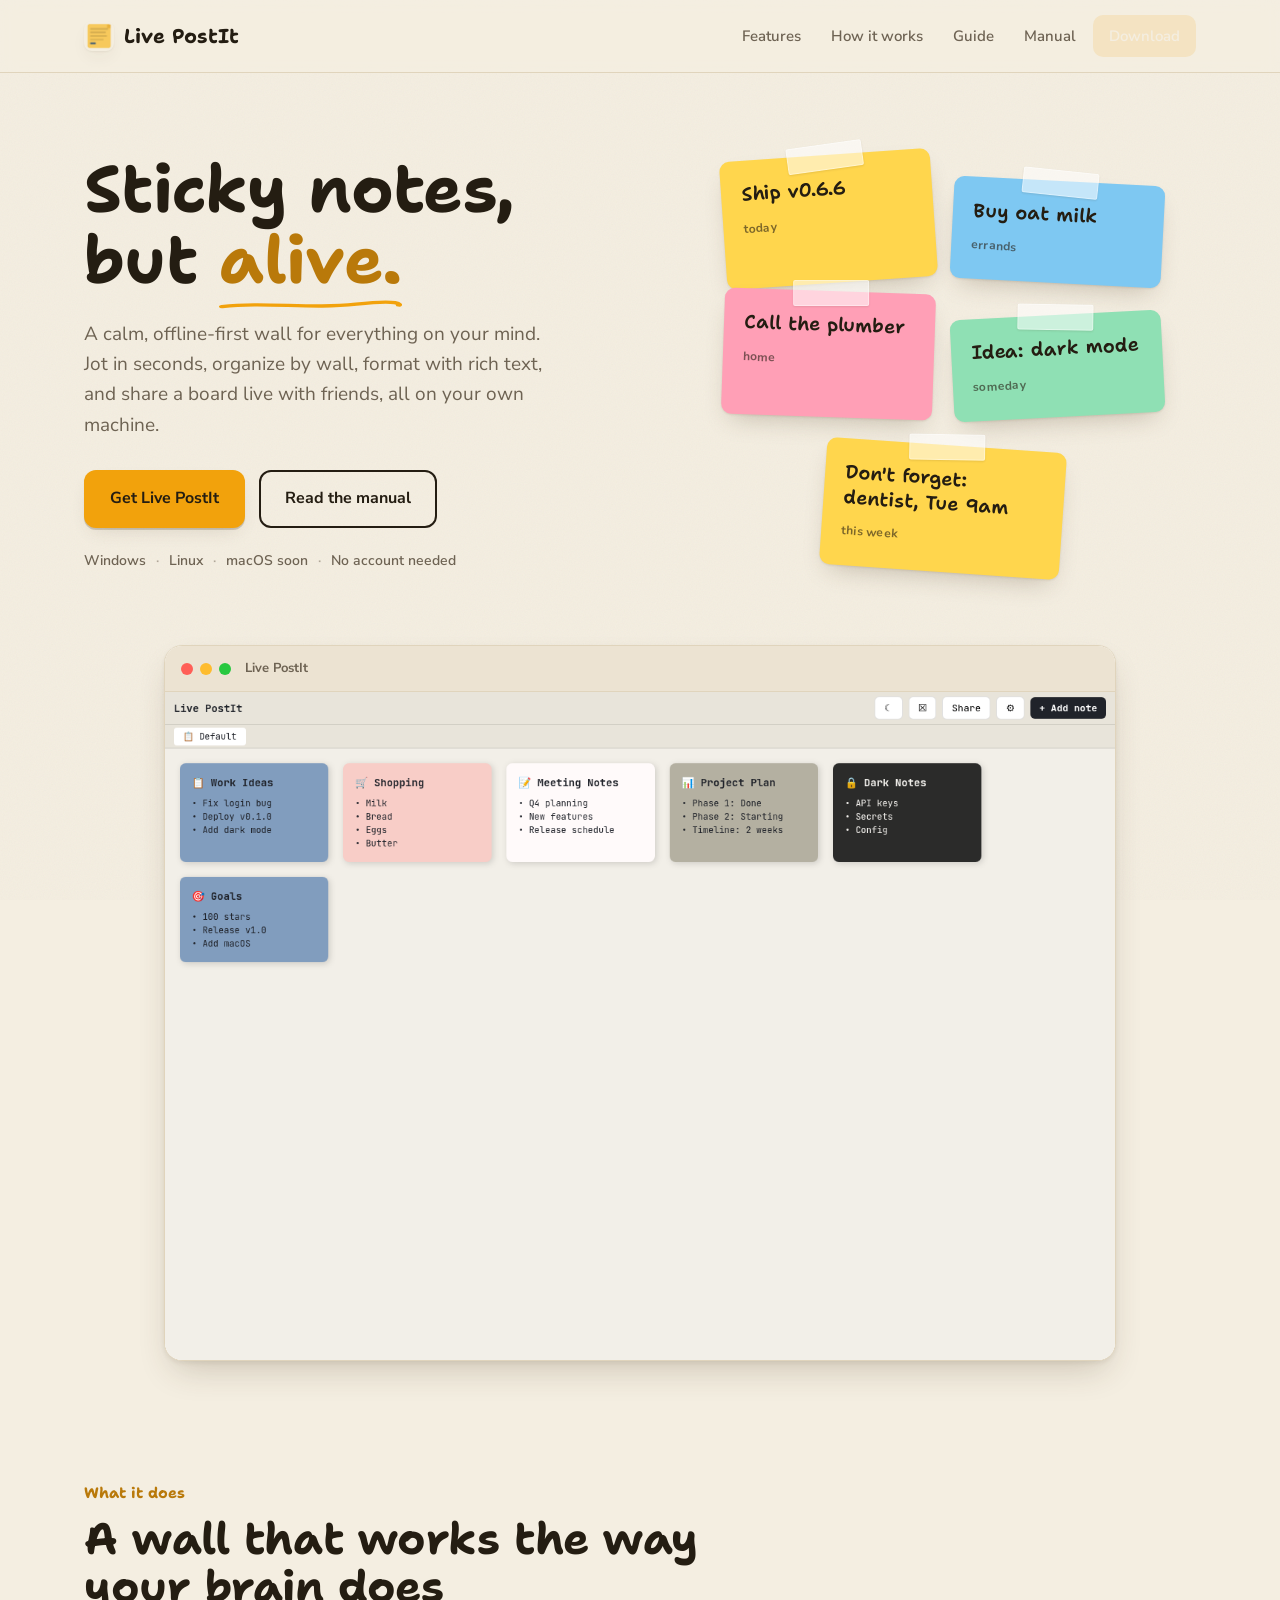
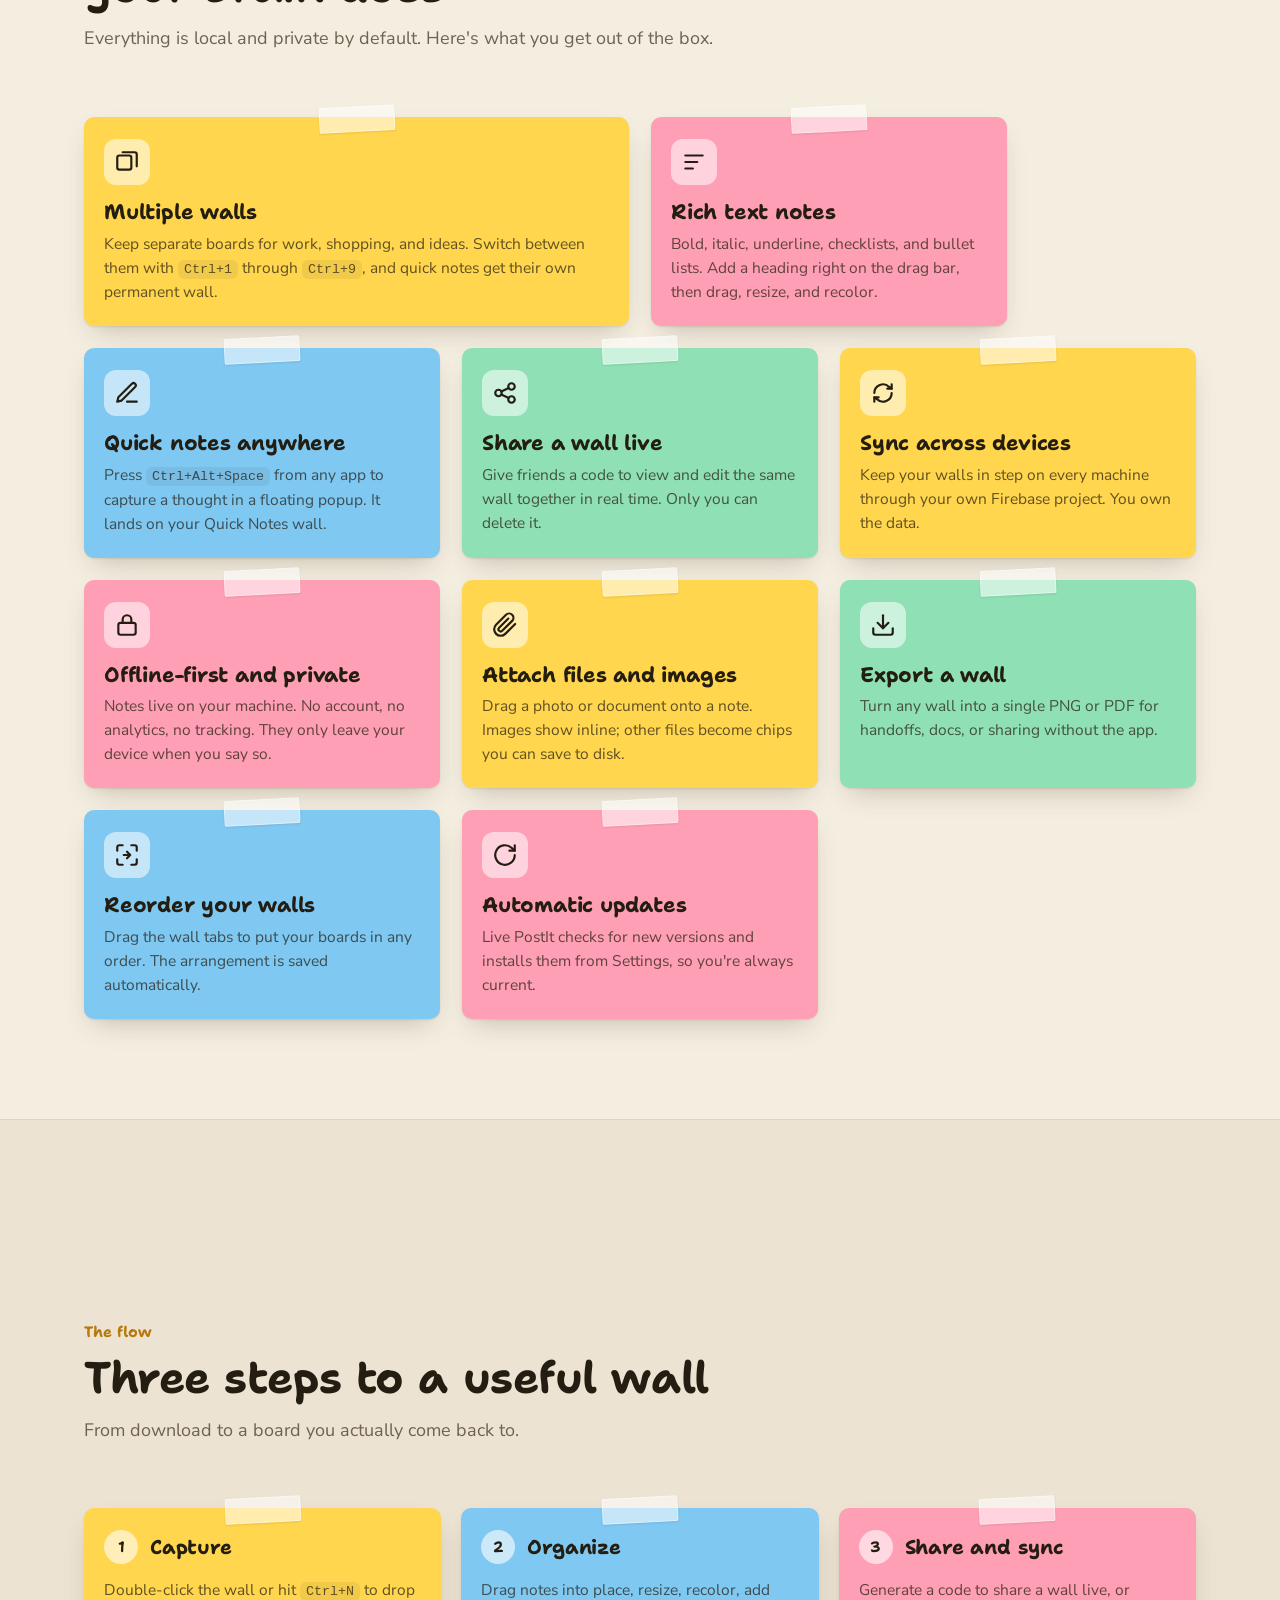
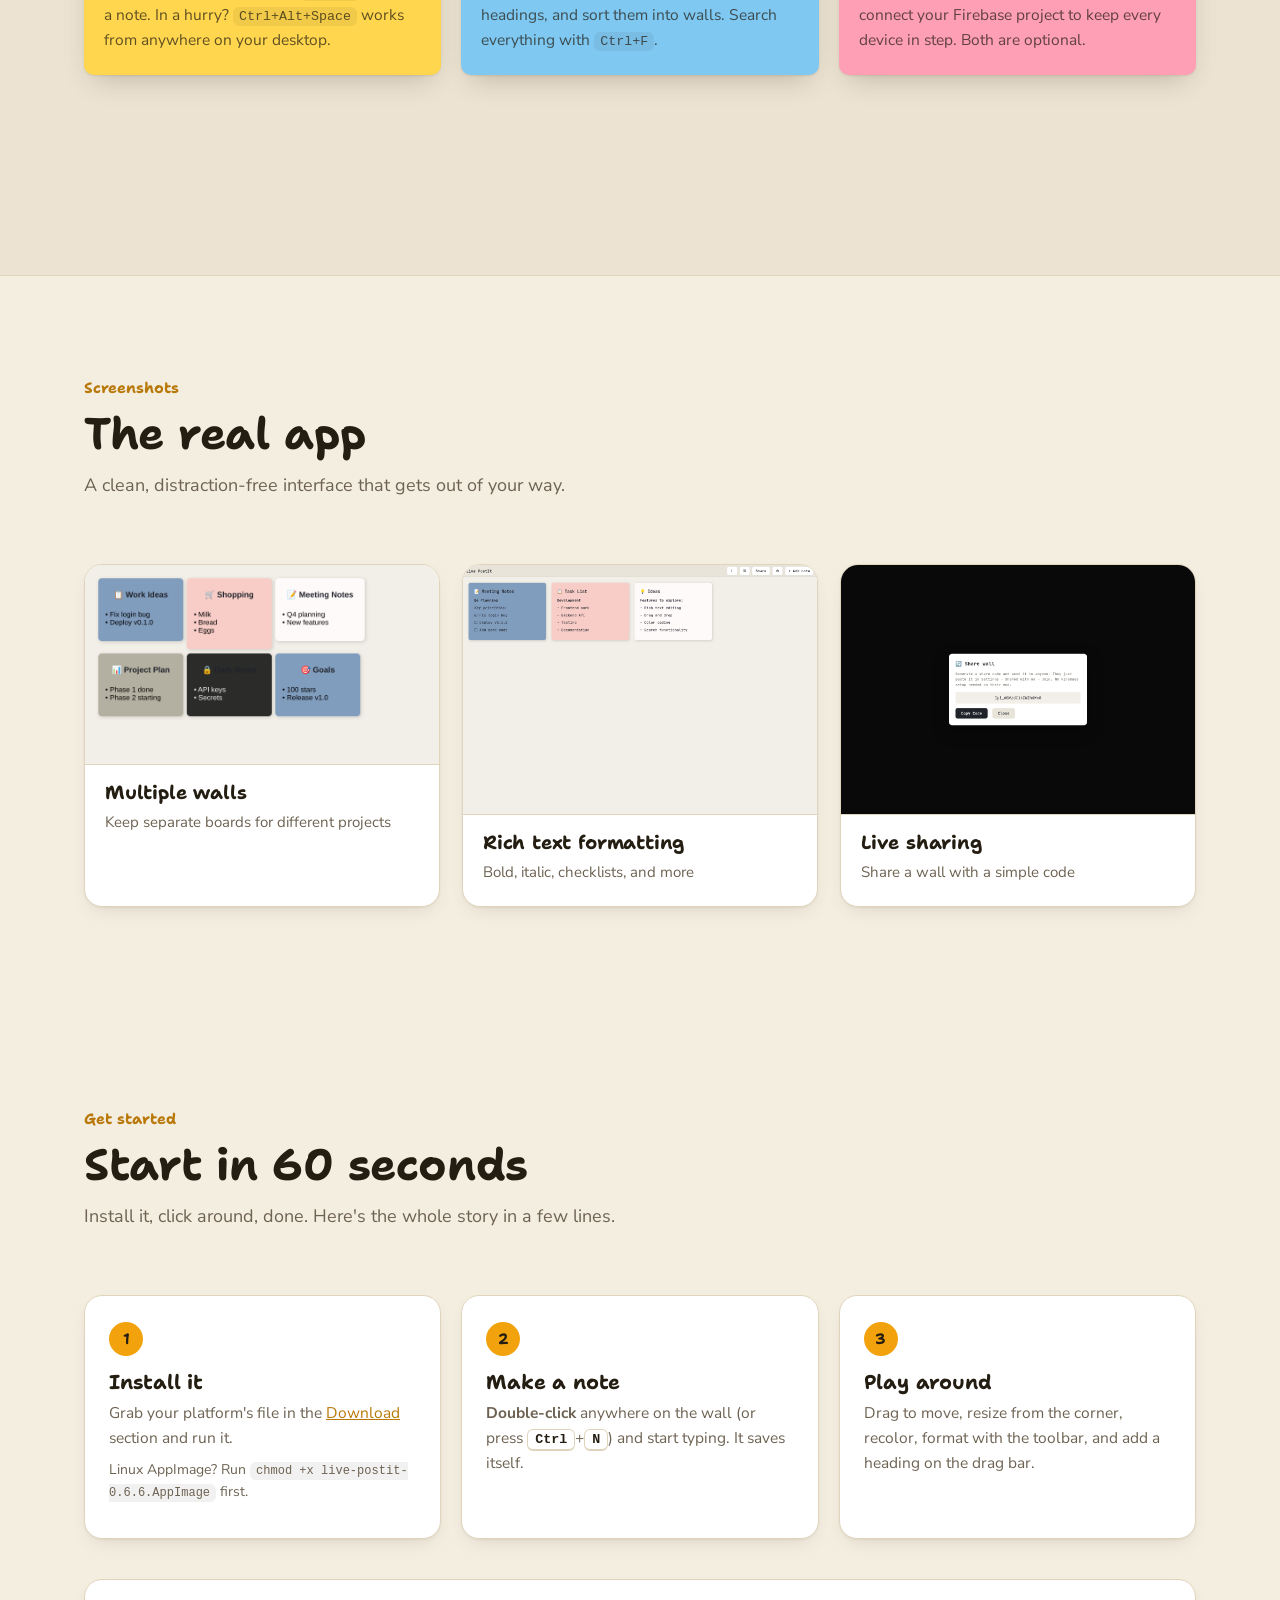
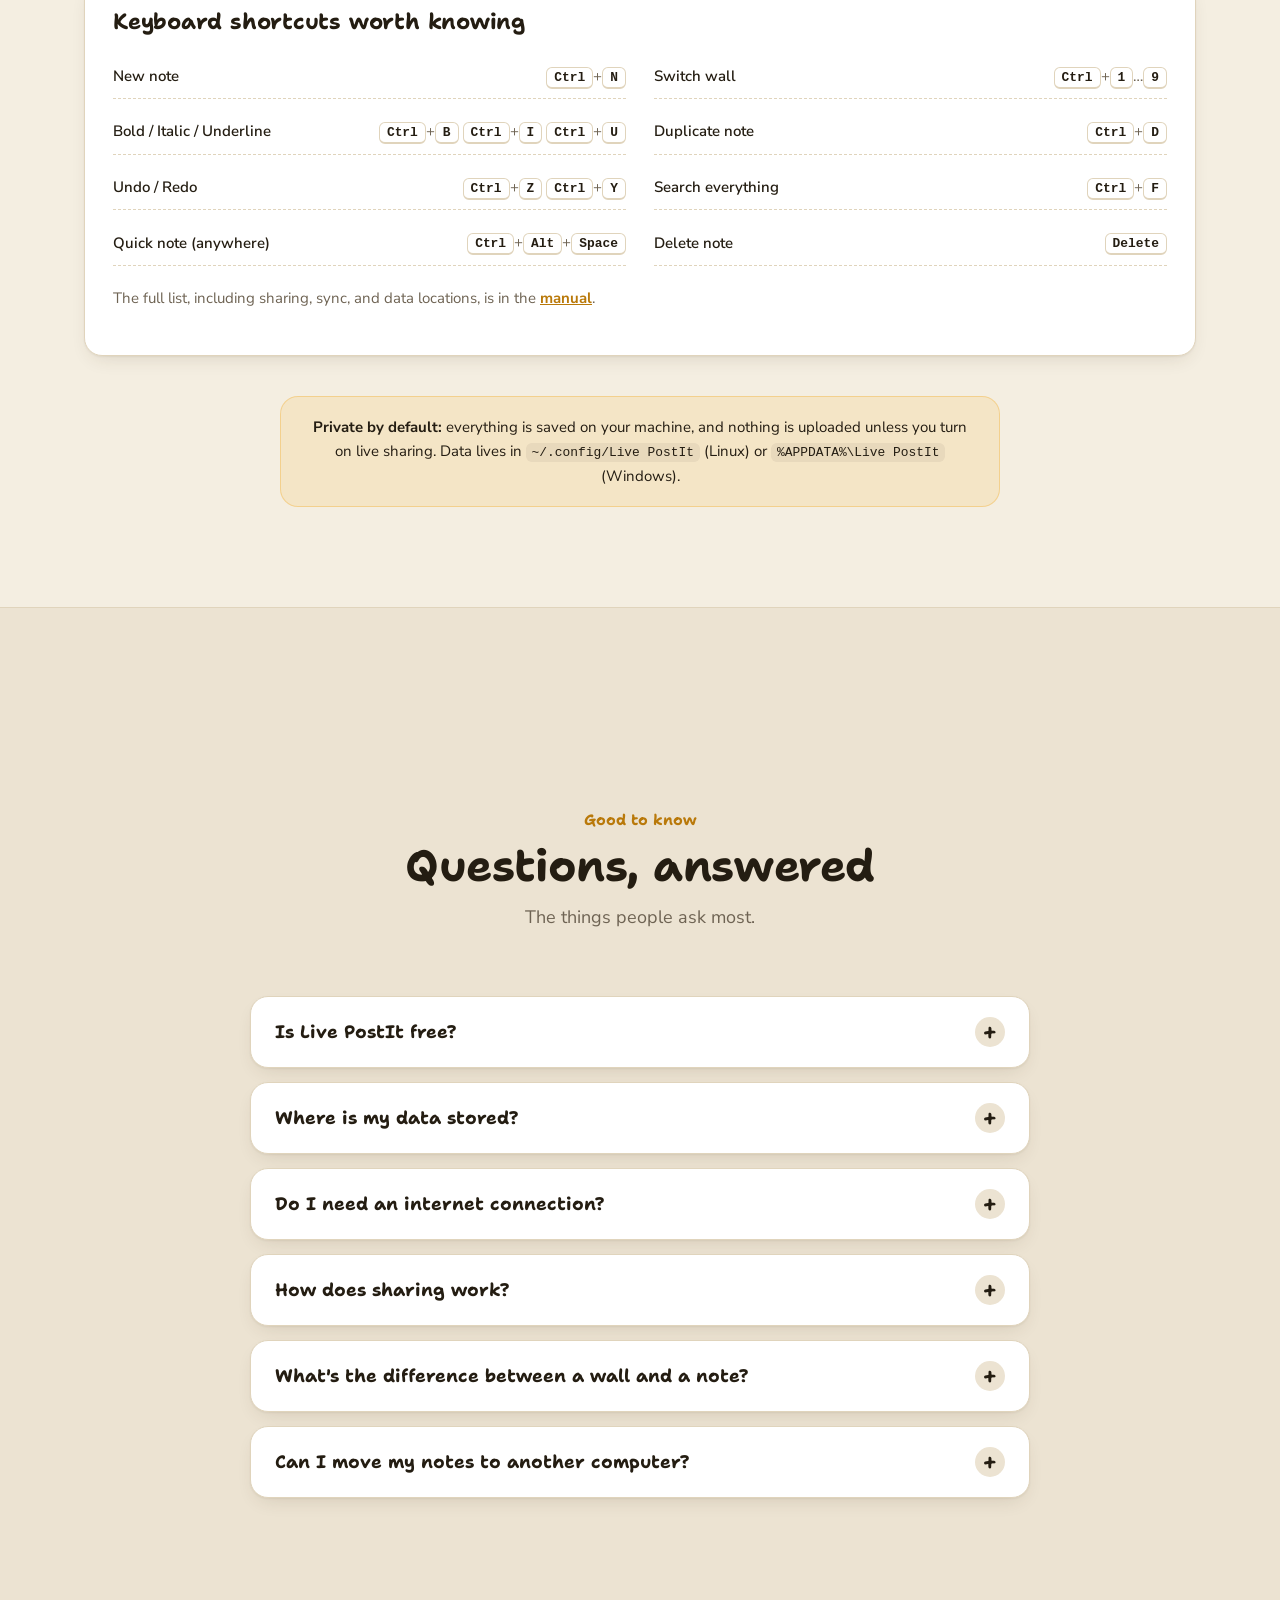
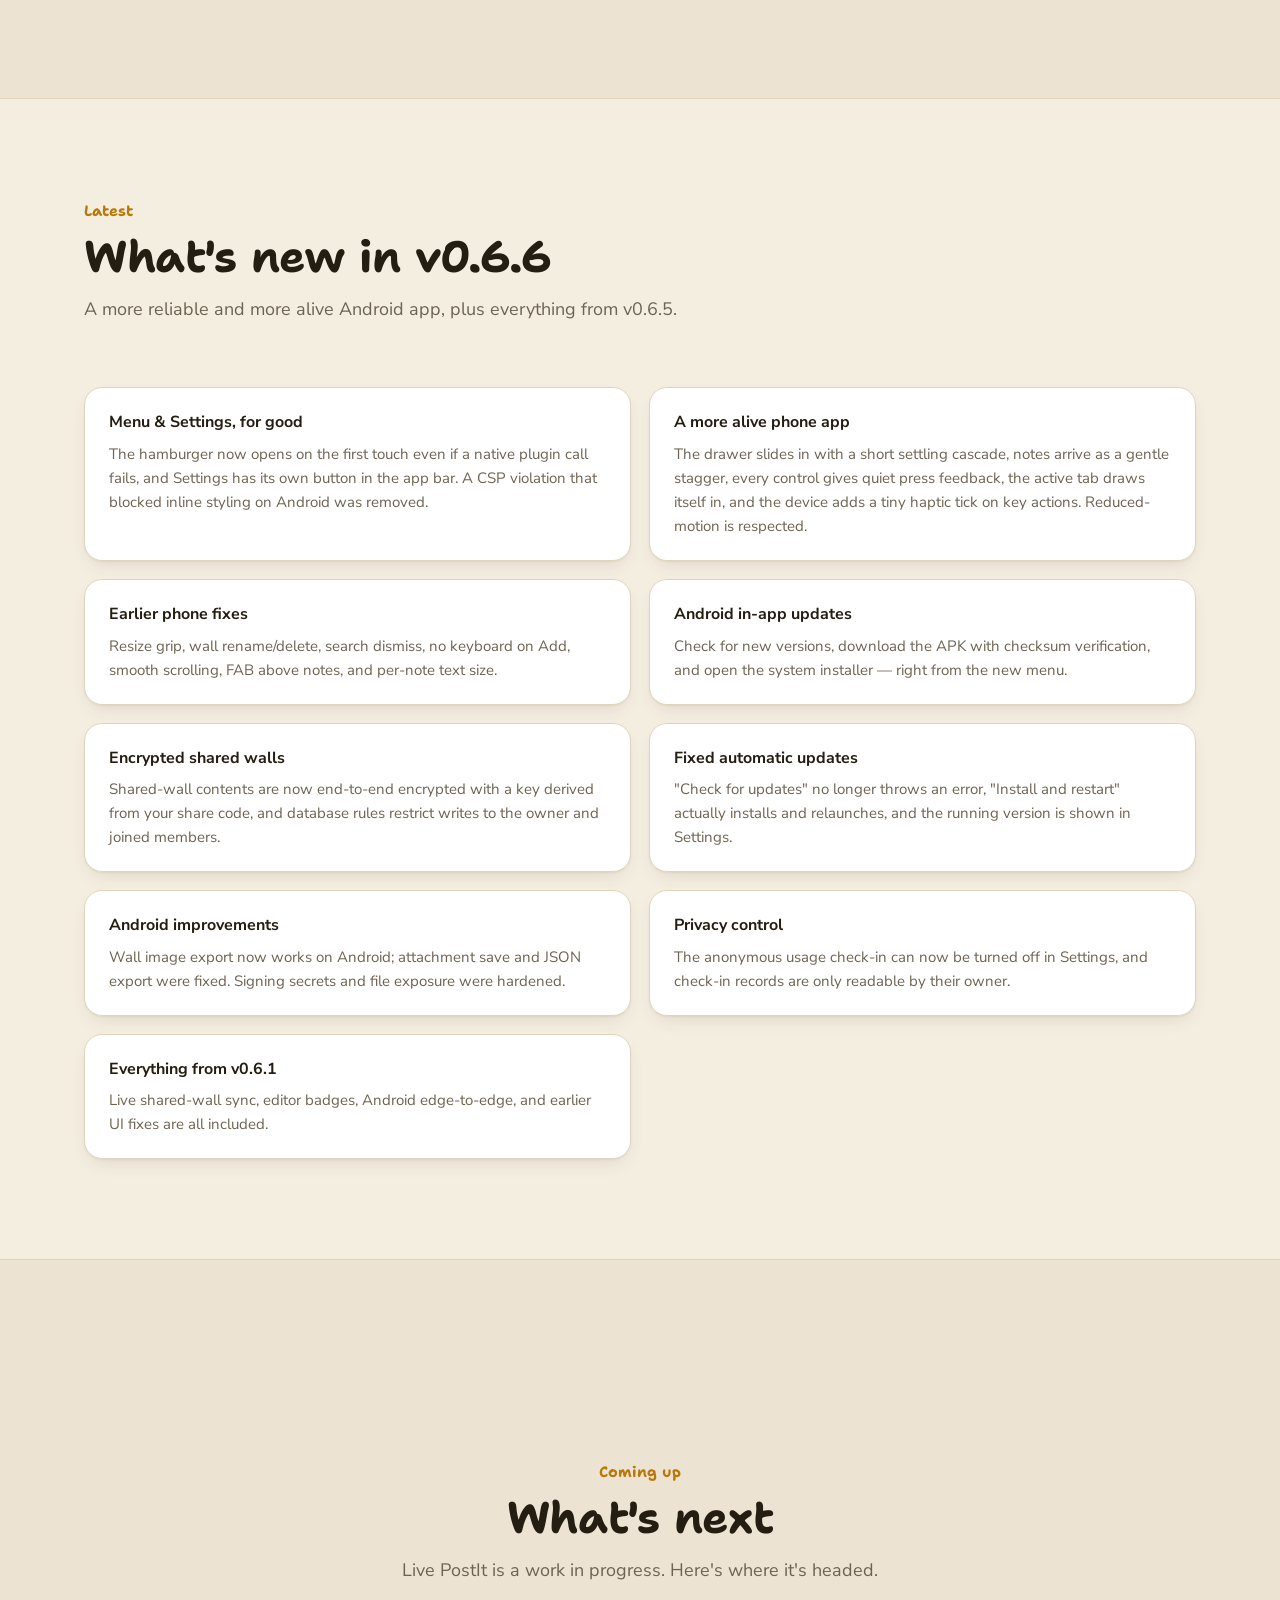
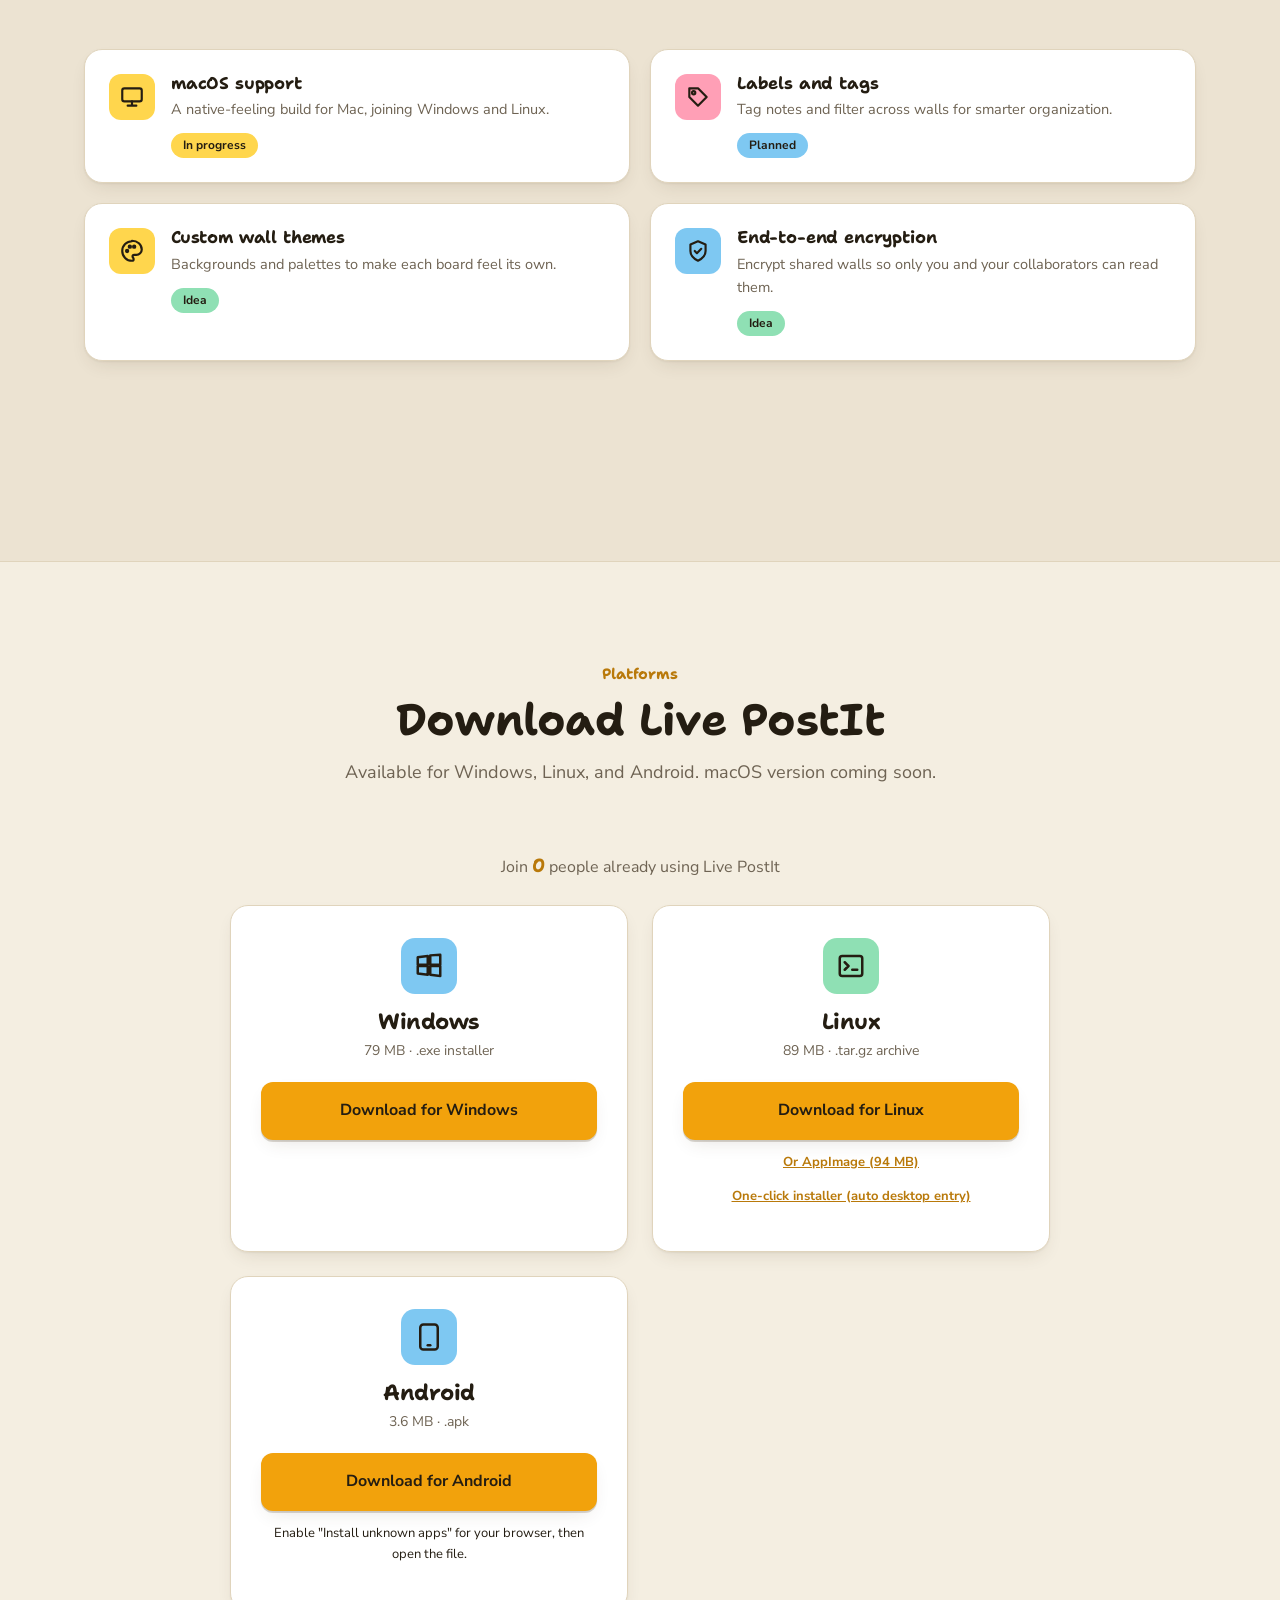
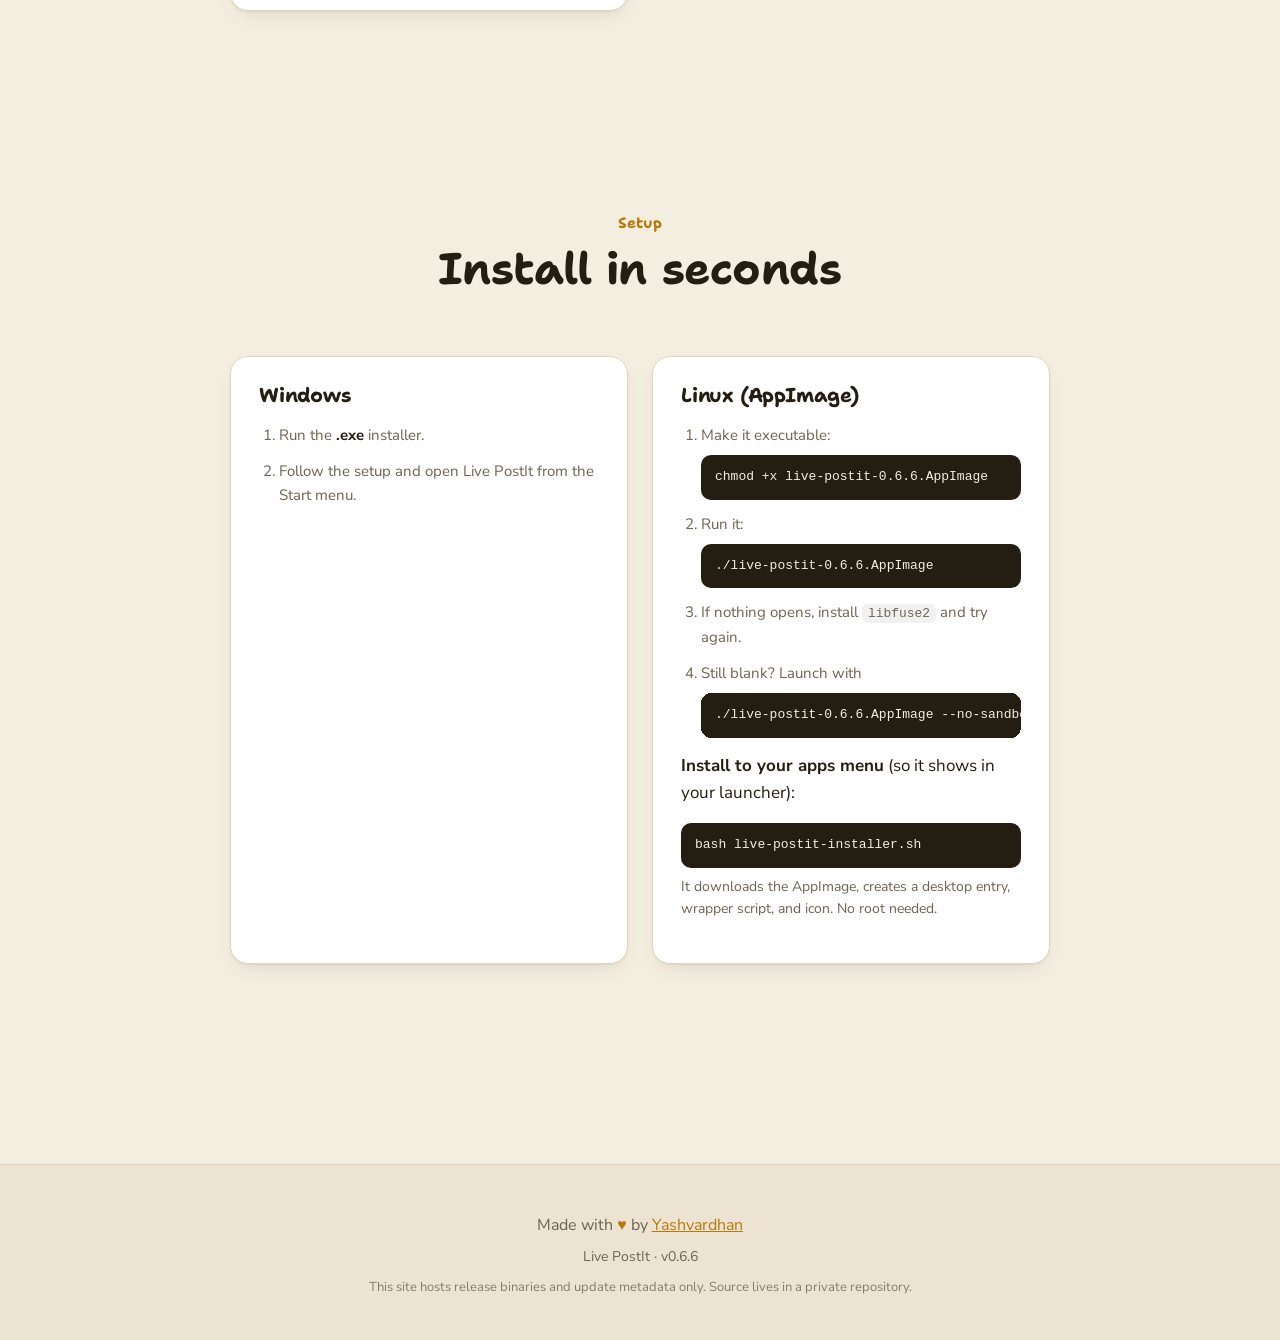
<file: index.html>
<!DOCTYPE html>
<html lang="en">
  <head>
    <meta charset="UTF-8" />
    <script>document.documentElement.classList.add('js');</script>
    <meta name="viewport" content="width=device-width, initial-scale=1.0" />
    <title>Live PostIt: Sticky notes for your desktop</title>
    <meta name="description" content="Live PostIt is a calm, offline-first sticky-note wall for your desktop. Create walls, pin hand-written notes, share a board live with friends, and keep every device in sync." />
    <link rel="icon" type="image/png" href="assets/icon.png" />
    <link rel="preconnect" href="https://fonts.googleapis.com" />
    <link rel="preconnect" href="https://fonts.gstatic.com" crossorigin />
    <link href="https://fonts.googleapis.com/css2?family=Shantell+Sans:wght@500;600;700;800&family=Nunito+Sans:opsz,wght@6..12,400;6..12,600;6..12,700;6..12,800&display=swap" rel="stylesheet" />
    <link rel="stylesheet" href="styles.css?v=20261028" />
  </head>
  <body>

    <header class="nav">
      <div class="nav-inner">
        <a href="index.html" class="brand">
          <img src="assets/icon.png" alt="Live PostIt icon" class="brand-logo" />
          <span>Live PostIt</span>
        </a>
        <nav class="nav-links" aria-label="Primary">
          <a href="#features">Features</a>
          <a href="#how">How it works</a>
          <a href="#guide">Guide</a>
          <a href="manual.html">Manual</a>
          <a href="#download" class="nav-cta">Download</a>
        </nav>
      </div>
    </header>

    <main>
      <section class="hero">
        <div class="hero-copy">
          <h1>Sticky notes,<br />but <span class="word-alive">alive.</span></h1>
          <p class="tagline">
            A calm, offline-first wall for everything on your mind. Jot in seconds, organize by
            wall, format with rich text, and share a board live with friends, all on your own machine.
          </p>
          <div class="hero-actions">
            <a href="#download" class="btn primary">Get Live PostIt</a>
            <a href="manual.html" class="btn ghost">Read the manual</a>
          </div>
          <div class="hero-meta">
            <span>Windows</span>
            <span class="dot">&middot;</span>
            <span>Linux</span>
            <span class="dot">&middot;</span>
            <span>macOS soon</span>
            <span class="dot">&middot;</span>
            <span>No account needed</span>
          </div>
        </div>

        <div class="hero-wall" aria-hidden="true">
          <div class="note sun">
            <div class="note-text">Ship v0.6.6</div>
            <span class="note-tag">today</span>
          </div>
          <div class="note sky">
            <div class="note-text">Buy oat milk</div>
            <span class="note-tag">errands</span>
          </div>
          <div class="note rose">
            <div class="note-text">Call the plumber</div>
            <span class="note-tag">home</span>
          </div>
          <div class="note mint">
            <div class="note-text">Idea: dark mode</div>
            <span class="note-tag">someday</span>
          </div>
          <div class="note sun">
            <div class="note-text">Don't forget: dentist, Tue 9am</div>
            <span class="note-tag">this week</span>
          </div>
        </div>
      </section>

      <section class="app-preview">
        <div class="app-window reveal">
          <div class="app-titlebar">
            <div class="app-dots">
              <span class="dot red"></span>
              <span class="dot yellow"></span>
              <span class="dot green"></span>
            </div>
            <span class="app-title">Live PostIt</span>
          </div>
          <img src="assets/screenshots/screenshot-wall.png" alt="Live PostIt app window with a wall of notes" class="app-screenshot" />
        </div>
      </section>

      <section id="features" class="section">
        <div class="section-head reveal">
          <span class="eyebrow">What it does</span>
          <h2>A wall that works the way your brain does</h2>
          <p>Everything is local and private by default. Here's what you get out of the box.</p>
        </div>
        <div class="features-mosaic">
          <div class="note sun feature-note wide reveal">
            <div class="fn-icon">
              <svg viewBox="0 0 24 24" fill="none" stroke="currentColor" stroke-linecap="round" stroke-linejoin="round"><rect x="3" y="6" width="13" height="13" rx="2"/><path d="M8 3h11a2 2 0 0 1 2 2v11"/></svg>
            </div>
            <h3>Multiple walls</h3>
            <p>Keep separate boards for work, shopping, and ideas. Switch between them with <code>Ctrl+1</code> through <code>Ctrl+9</code>, and quick notes get their own permanent wall.</p>
          </div>
          <div class="note rose feature-note reveal">
            <div class="fn-icon">
              <svg viewBox="0 0 24 24" fill="none" stroke="currentColor" stroke-linecap="round" stroke-linejoin="round"><path d="M4 6h16M4 12h11M4 18h7"/></svg>
            </div>
            <h3>Rich text notes</h3>
            <p>Bold, italic, underline, checklists, and bullet lists. Add a heading right on the drag bar, then drag, resize, and recolor.</p>
          </div>
          <div class="note sky feature-note reveal">
            <div class="fn-icon">
              <svg viewBox="0 0 24 24" fill="none" stroke="currentColor" stroke-linecap="round" stroke-linejoin="round"><path d="M12 20h9"/><path d="M16.5 3.5a2.1 2.1 0 0 1 3 3L7 19l-4 1 1-4Z"/></svg>
            </div>
            <h3>Quick notes anywhere</h3>
            <p>Press <code>Ctrl+Alt+Space</code> from any app to capture a thought in a floating popup. It lands on your Quick Notes wall.</p>
          </div>
          <div class="note mint feature-note reveal">
            <div class="fn-icon">
              <svg viewBox="0 0 24 24" fill="none" stroke="currentColor" stroke-linecap="round" stroke-linejoin="round"><circle cx="6" cy="12" r="3"/><circle cx="18" cy="6" r="3"/><circle cx="18" cy="18" r="3"/><path d="M8.6 10.6 15.4 7.4M8.6 13.4 15.4 16.6"/></svg>
            </div>
            <h3>Share a wall live</h3>
            <p>Give friends a code to view and edit the same wall together in real time. Only you can delete it.</p>
          </div>
          <div class="note sun feature-note reveal">
            <div class="fn-icon">
              <svg viewBox="0 0 24 24" fill="none" stroke="currentColor" stroke-linecap="round" stroke-linejoin="round"><path d="M4 12a8 8 0 0 1 13.7-5.6L20 8"/><path d="M20 4v4h-4"/><path d="M20 12a8 8 0 0 1-13.7 5.6L4 16"/><path d="M4 20v-4h4"/></svg>
            </div>
            <h3>Sync across devices</h3>
            <p>Keep your walls in step on every machine through your own Firebase project. You own the data.</p>
          </div>
          <div class="note rose feature-note reveal">
            <div class="fn-icon">
              <svg viewBox="0 0 24 24" fill="none" stroke="currentColor" stroke-linecap="round" stroke-linejoin="round"><rect x="4" y="10" width="16" height="11" rx="2"/><path d="M8 10V7a4 4 0 0 1 8 0v3"/></svg>
            </div>
            <h3>Offline-first and private</h3>
            <p>Notes live on your machine. No account, no analytics, no tracking. They only leave your device when you say so.</p>
          </div>
          <div class="note sun feature-note reveal">
            <div class="fn-icon">
              <svg viewBox="0 0 24 24" fill="none" stroke="currentColor" stroke-linecap="round" stroke-linejoin="round"><path d="M21.4 11.05 12.25 20.2a6 6 0 0 1-8.49-8.49l9.19-9.19a4 4 0 0 1 5.66 5.66l-9.2 9.19a2 2 0 0 1-2.83-2.83l8.49-8.48"/></svg>
            </div>
            <h3>Attach files and images</h3>
            <p>Drag a photo or document onto a note. Images show inline; other files become chips you can save to disk.</p>
          </div>
          <div class="note mint feature-note reveal">
            <div class="fn-icon">
              <svg viewBox="0 0 24 24" fill="none" stroke="currentColor" stroke-linecap="round" stroke-linejoin="round"><path d="M21 15v4a2 2 0 0 1-2 2H5a2 2 0 0 1-2-2v-4"/><path d="M7 10l5 5 5-5"/><path d="M12 15V3"/></svg>
            </div>
            <h3>Export a wall</h3>
            <p>Turn any wall into a single PNG or PDF for handoffs, docs, or sharing without the app.</p>
          </div>
          <div class="note sky feature-note reveal">
            <div class="fn-icon">
              <svg viewBox="0 0 24 24" fill="none" stroke="currentColor" stroke-linecap="round" stroke-linejoin="round"><path d="M8 3H5a2 2 0 0 0-2 2v3"/><path d="M16 3h3a2 2 0 0 1 2 2v3"/><path d="M8 21H5a2 2 0 0 1-2-2v-3"/><path d="M16 21h3a2 2 0 0 0 2-2v-3"/><path d="M9 12h6M12 9l3 3-3 3"/></svg>
            </div>
            <h3>Reorder your walls</h3>
            <p>Drag the wall tabs to put your boards in any order. The arrangement is saved automatically.</p>
          </div>
          <div class="note rose feature-note reveal">
            <div class="fn-icon">
              <svg viewBox="0 0 24 24" fill="none" stroke="currentColor" stroke-linecap="round" stroke-linejoin="round"><path d="M21 12a9 9 0 1 1-3-6.7L21 8"/><path d="M21 3v5h-5"/></svg>
            </div>
            <h3>Automatic updates</h3>
            <p>Live PostIt checks for new versions and installs them from Settings, so you're always current.</p>
          </div>
        </div>
      </section>

      <section id="how" class="section alt">
        <div class="section-inner">
          <div class="section-head reveal">
            <span class="eyebrow">The flow</span>
            <h2>Three steps to a useful wall</h2>
            <p>From download to a board you actually come back to.</p>
          </div>
          <div class="how-flow">
            <div class="note sun how-step reveal">
              <div class="step-top">
                <span class="step-num">1</span>
                <h3>Capture</h3>
              </div>
              <p>Double-click the wall or hit <code>Ctrl+N</code> to drop a note. In a hurry? <code>Ctrl+Alt+Space</code> works from anywhere on your desktop.</p>
            </div>
            <div class="note sky how-step reveal">
              <div class="step-top">
                <span class="step-num">2</span>
                <h3>Organize</h3>
              </div>
              <p>Drag notes into place, resize, recolor, add headings, and sort them into walls. Search everything with <code>Ctrl+F</code>.</p>
            </div>
            <div class="note rose how-step reveal">
              <div class="step-top">
                <span class="step-num">3</span>
                <h3>Share and sync</h3>
              </div>
              <p>Generate a code to share a wall live, or connect your Firebase project to keep every device in step. Both are optional.</p>
            </div>
          </div>
        </div>
      </section>

      <section id="screenshots" class="section">
        <div class="section-head reveal">
          <span class="eyebrow">Screenshots</span>
          <h2>The real app</h2>
          <p>A clean, distraction-free interface that gets out of your way.</p>
        </div>
        <div class="screenshots-grid">
          <div class="shot-card reveal">
            <img src="assets/screenshots/screenshot-multi.png" alt="Live PostIt wall with multiple notes" />
            <div class="shot-info">
              <h3>Multiple walls</h3>
              <p>Keep separate boards for different projects</p>
            </div>
          </div>
          <div class="shot-card reveal">
            <img src="assets/screenshots/screenshot-notes.png" alt="Live PostIt rich text notes" />
            <div class="shot-info">
              <h3>Rich text formatting</h3>
              <p>Bold, italic, checklists, and more</p>
            </div>
          </div>
          <div class="shot-card reveal">
            <img src="assets/screenshots/screenshot-share.png" alt="Live PostIt live sharing" />
            <div class="shot-info">
              <h3>Live sharing</h3>
              <p>Share a wall with a simple code</p>
            </div>
          </div>
        </div>
      </section>

      <section id="guide" class="section">
        <div class="section-head reveal">
          <span class="eyebrow">Get started</span>
          <h2>Start in 60 seconds</h2>
          <p>Install it, click around, done. Here's the whole story in a few lines.</p>
        </div>
        <div class="guide-steps">
          <div class="guide-step reveal">
            <div class="guide-num">1</div>
            <h3>Install it</h3>
            <p>Grab your platform's file in the <a href="#download">Download</a> section and run it.</p>
            <p class="guide-tip">Linux AppImage? Run <code>chmod +x live-postit-0.6.6.AppImage</code> first.</p>
          </div>
          <div class="guide-step reveal">
            <div class="guide-num">2</div>
            <h3>Make a note</h3>
            <p><strong>Double-click</strong> anywhere on the wall (or press <kbd>Ctrl</kbd>+<kbd>N</kbd>) and start typing. It saves itself.</p>
          </div>
          <div class="guide-step reveal">
            <div class="guide-num">3</div>
            <h3>Play around</h3>
            <p>Drag to move, resize from the corner, recolor, format with the toolbar, and add a heading on the drag bar.</p>
          </div>
        </div>
        <div class="guide-card reveal">
          <h3>Keyboard shortcuts worth knowing</h3>
          <div class="shortcuts-grid">
            <div class="shortcut"><span>New note</span><span><kbd>Ctrl</kbd>+<kbd>N</kbd></span></div>
            <div class="shortcut"><span>Switch wall</span><span><kbd>Ctrl</kbd>+<kbd>1</kbd>&hellip;<kbd>9</kbd></span></div>
            <div class="shortcut"><span>Bold / Italic / Underline</span><span><kbd>Ctrl</kbd>+<kbd>B</kbd> <kbd>Ctrl</kbd>+<kbd>I</kbd> <kbd>Ctrl</kbd>+<kbd>U</kbd></span></div>
            <div class="shortcut"><span>Duplicate note</span><span><kbd>Ctrl</kbd>+<kbd>D</kbd></span></div>
            <div class="shortcut"><span>Undo / Redo</span><span><kbd>Ctrl</kbd>+<kbd>Z</kbd> <kbd>Ctrl</kbd>+<kbd>Y</kbd></span></div>
            <div class="shortcut"><span>Search everything</span><span><kbd>Ctrl</kbd>+<kbd>F</kbd></span></div>
            <div class="shortcut"><span>Quick note (anywhere)</span><span><kbd>Ctrl</kbd>+<kbd>Alt</kbd>+<kbd>Space</kbd></span></div>
            <div class="shortcut"><span>Delete note</span><span><kbd>Delete</kbd></span></div>
          </div>
          <p class="guide-more">The full list, including sharing, sync, and data locations, is in the <a href="manual.html">manual</a>.</p>
        </div>
        <p class="guide-note">
          <strong>Private by default:</strong> everything is saved on your machine, and nothing is
          uploaded unless you turn on live sharing. Data lives in
          <code>~/.config/Live PostIt</code> (Linux) or <code>%APPDATA%\Live PostIt</code> (Windows).
        </p>
      </section>

      <section class="section alt">
        <div class="section-inner">
          <div class="section-head center reveal">
            <span class="eyebrow">Good to know</span>
            <h2>Questions, answered</h2>
            <p>The things people ask most.</p>
          </div>
          <div class="faq-list">
            <div class="faq-item reveal">
              <button class="faq-q" aria-expanded="false">Is Live PostIt free?<span class="faq-icon">+</span></button>
              <div class="faq-a"><div class="faq-a-inner">Yes, completely free. No account, no subscription, no ads, no tracking. It's a single download you run on your own machine.</div></div>
            </div>
            <div class="faq-item reveal">
              <button class="faq-q" aria-expanded="false">Where is my data stored?<span class="faq-icon">+</span></button>
              <div class="faq-a"><div class="faq-a-inner">On your computer, in <code>~/.config/Live PostIt</code> (Linux) or <code>%APPDATA%\Live PostIt</code> (Windows). The app also keeps 30 rolling backups automatically, and you can export everything to a JSON file anytime.</div></div>
            </div>
            <div class="faq-item reveal">
              <button class="faq-q" aria-expanded="false">Do I need an internet connection?<span class="faq-icon">+</span></button>
              <div class="faq-a"><div class="faq-a-inner">No. Live PostIt is offline-first and works fully without a connection. You only need the internet if you enable live sharing or cross-device sync, both of which are optional.</div></div>
            </div>
            <div class="faq-item reveal">
              <button class="faq-q" aria-expanded="false">How does sharing work?<span class="faq-icon">+</span></button>
              <div class="faq-a"><div class="faq-a-inner">You generate a share code for a wall and send it to a friend. They enter the code to join and edit it live. Sharing runs over your own Firebase project, so you control where the data lives. Only the wall owner can delete it.</div></div>
            </div>
            <div class="faq-item reveal">
              <button class="faq-q" aria-expanded="false">What's the difference between a wall and a note?<span class="faq-icon">+</span></button>
              <div class="faq-a"><div class="faq-a-inner">A wall is a board that holds many notes, like one project or topic. Notes are the individual sticky notes you write, move, and format. You can have as many walls as you like.</div></div>
            </div>
            <div class="faq-item reveal">
              <button class="faq-q" aria-expanded="false">Can I move my notes to another computer?<span class="faq-icon">+</span></button>
              <div class="faq-a"><div class="faq-a-inner">Yes. Use <strong>Export</strong> to save all your walls to a JSON file, then <strong>Import</strong> it on the other machine. Or enable sync with your Firebase project and your walls follow you everywhere.</div></div>
            </div>
          </div>
        </div>
      </section>

      <section class="section">
        <div class="section-head reveal">
          <span class="eyebrow">Latest</span>
          <h2>What's new in v0.6.6</h2>
          <p>A more reliable and more alive Android app, plus everything from v0.6.5.</p>
        </div>
        <ul class="changelog-list">
          <li class="reveal"><strong>Menu &amp; Settings, for good</strong>The hamburger now opens on the first touch even if a native plugin call fails, and Settings has its own button in the app bar. A CSP violation that blocked inline styling on Android was removed.</li>
          <li class="reveal"><strong>A more alive phone app</strong>The drawer slides in with a short settling cascade, notes arrive as a gentle stagger, every control gives quiet press feedback, the active tab draws itself in, and the device adds a tiny haptic tick on key actions. Reduced-motion is respected.</li>
          <li class="reveal"><strong>Earlier phone fixes</strong>Resize grip, wall rename/delete, search dismiss, no keyboard on Add, smooth scrolling, FAB above notes, and per-note text size.</li>
          <li class="reveal"><strong>Android in-app updates</strong>Check for new versions, download the APK with checksum verification, and open the system installer — right from the new menu.</li>
          <li class="reveal"><strong>Encrypted shared walls</strong>Shared-wall contents are now end-to-end encrypted with a key derived from your share code, and database rules restrict writes to the owner and joined members.</li>
          <li class="reveal"><strong>Fixed automatic updates</strong>"Check for updates" no longer throws an error, "Install and restart" actually installs and relaunches, and the running version is shown in Settings.</li>
          <li class="reveal"><strong>Android improvements</strong>Wall image export now works on Android; attachment save and JSON export were fixed. Signing secrets and file exposure were hardened.</li>
          <li class="reveal"><strong>Privacy control</strong>The anonymous usage check-in can now be turned off in Settings, and check-in records are only readable by their owner.</li>
          <li class="reveal"><strong>Everything from v0.6.1</strong>Live shared-wall sync, editor badges, Android edge-to-edge, and earlier UI fixes are all included.</li>
        </ul>
      </section>

      <section id="roadmap" class="section alt">
        <div class="section-inner">
          <div class="section-head center reveal">
            <span class="eyebrow">Coming up</span>
            <h2>What's next</h2>
            <p>Live PostIt is a work in progress. Here's where it's headed.</p>
          </div>
          <div class="roadmap-list">
            <div class="roadmap-item reveal">
              <div class="rm-icon" style="background: var(--note-sun);">
                <svg viewBox="0 0 24 24" fill="none" stroke="currentColor" stroke-linecap="round" stroke-linejoin="round"><rect x="3" y="4" width="18" height="12" rx="2"/><path d="M8 20h8M12 16v4"/></svg>
              </div>
              <div>
                <h3>macOS support</h3>
                <p>A native-feeling build for Mac, joining Windows and Linux.</p>
                <span class="rm-tag progress">In progress</span>
              </div>
            </div>
            <div class="roadmap-item reveal">
              <div class="rm-icon" style="background: var(--note-rose);">
                <svg viewBox="0 0 24 24" fill="none" stroke="currentColor" stroke-linecap="round" stroke-linejoin="round"><path d="M20 12 12 20l-8-8V4h8Z"/><circle cx="8" cy="8" r="1.5"/></svg>
              </div>
              <div>
                <h3>Labels and tags</h3>
                <p>Tag notes and filter across walls for smarter organization.</p>
                <span class="rm-tag planned">Planned</span>
              </div>
            </div>
            <div class="roadmap-item reveal">
              <div class="rm-icon" style="background: var(--note-sun);">
                <svg viewBox="0 0 24 24" fill="none" stroke="currentColor" stroke-linecap="round" stroke-linejoin="round"><path d="M12 3a9 9 0 1 0 0 18c1 0 1.5-.8 1.5-1.5 0-1.2-1-1.5-1-2.5 0-.8.7-1.5 1.5-1.5H16a5 5 0 0 0 5-5c0-4.4-4-8-9-8Z"/><circle cx="7.5" cy="12" r="1"/><circle cx="10" cy="8" r="1"/><circle cx="14" cy="8" r="1"/></svg>
              </div>
              <div>
                <h3>Custom wall themes</h3>
                <p>Backgrounds and palettes to make each board feel its own.</p>
                <span class="rm-tag idea">Idea</span>
              </div>
            </div>
            <div class="roadmap-item reveal">
              <div class="rm-icon" style="background: var(--note-sky);">
                <svg viewBox="0 0 24 24" fill="none" stroke="currentColor" stroke-linecap="round" stroke-linejoin="round"><path d="M12 3 5 6v6c0 4 3 7 7 9 4-2 7-5 7-9V6Z"/><path d="m9 12 2 2 4-4"/></svg>
              </div>
              <div>
                <h3>End-to-end encryption</h3>
                <p>Encrypt shared walls so only you and your collaborators can read them.</p>
                <span class="rm-tag idea">Idea</span>
              </div>
            </div>
          </div>
        </div>
      </section>

      <section id="download" class="section">
        <div class="section-head center reveal">
          <span class="eyebrow">Platforms</span>
          <h2>Download Live PostIt</h2>
          <p>Available for Windows, Linux, and Android. macOS version coming soon.</p>
        </div>
        <p class="download-count reveal">
          Join <strong><span id="download-count">0</span></strong> people already using Live PostIt
        </p>
        <div class="download-cards">
          <div class="download-card reveal">
            <div class="dl-icon" style="background: var(--note-sky);">
              <svg viewBox="0 0 24 24" fill="none" stroke="currentColor" stroke-linecap="round" stroke-linejoin="round"><path d="M3 5l8-1v7H3ZM13 3.5 21 3v8h-8ZM3 12h8v7l-8-1ZM13 12h8v8l-8-1Z"/></svg>
            </div>
            <h3>Windows</h3>
            <p class="dl-size">79 MB &middot; .exe installer</p>
            <a href="assets/live-postit-Setup-0.6.6.exe" class="btn primary">Download for Windows</a>
          </div>
          <div class="download-card reveal">
            <div class="dl-icon" style="background: var(--note-mint);">
              <svg viewBox="0 0 24 24" fill="none" stroke="currentColor" stroke-linecap="round" stroke-linejoin="round"><rect x="3" y="4" width="18" height="16" rx="2"/><path d="m7 9 3 3-3 3M13 15h4"/></svg>
            </div>
            <h3>Linux</h3>
            <p class="dl-size">89 MB &middot; .tar.gz archive</p>
            <a href="assets/live-postit-0.6.6.tar.gz" class="btn primary">Download for Linux</a>
            <p class="dl-alt"><a href="assets/live-postit-0.6.6.AppImage">Or AppImage (94 MB)</a></p>
            <p class="dl-alt"><a href="assets/live-postit-installer.sh">One-click installer (auto desktop entry)</a></p>
          </div>
          <div class="download-card reveal">
            <div class="dl-icon" style="background: var(--note-sky);">
              <svg viewBox="0 0 24 24" fill="none" stroke="currentColor" stroke-linecap="round" stroke-linejoin="round"><rect x="5" y="2" width="14" height="20" rx="2.5"/><path d="M11 18.5h2"/></svg>
            </div>
            <h3>Android</h3>
            <p class="dl-size">3.6 MB &middot; .apk</p>
            <a href="assets/live-postit-0.6.6.apk" class="btn primary">Download for Android</a>
            <p class="dl-alt">Enable "Install unknown apps" for your browser, then open the file.</p>
          </div>
        </div>
      </section>

      <section class="section">
        <div class="section-head center reveal">
          <span class="eyebrow">Setup</span>
          <h2>Install in seconds</h2>
        </div>
        <div class="install-cols">
          <div class="reveal">
            <h3>Windows</h3>
            <ol>
              <li>Run the <strong>.exe</strong> installer.</li>
              <li>Follow the setup and open Live PostIt from the Start menu.</li>
            </ol>
          </div>
          <div class="reveal">
            <h3>Linux (AppImage)</h3>
            <ol>
              <li>Make it executable:
                <pre>chmod +x live-postit-0.6.6.AppImage</pre>
              </li>
              <li>Run it:
                <pre>./live-postit-0.6.6.AppImage</pre>
              </li>
              <li>If nothing opens, install <code>libfuse2</code> and try again.</li>
              <li>Still blank? Launch with
                <pre>./live-postit-0.6.6.AppImage --no-sandbox --disable-gpu</pre>
              </li>
            </ol>
            <p style="margin-top:14px;"><strong>Install to your apps menu</strong> (so it shows in your launcher):</p>
            <pre>bash live-postit-installer.sh</pre>
            <p style="font-size:14px; color: var(--ink-soft);">It downloads the AppImage, creates a desktop entry, wrapper script, and icon. No root needed.</p>
          </div>
        </div>
      </section>

    </main>

    <footer>
      <div class="footer-inner">
        <p class="credit">
          Made with <span class="heart">&hearts;</span> by
          <a href="https://github.com/outlander420" target="_blank" rel="noopener">Yashvardhan</a>
        </p>
        <p>Live PostIt &middot; v0.6.6</p>
        <p class="fine">This site hosts release binaries and update metadata only. Source lives in a private repository.</p>
      </div>
    </footer>

    <script src="site.js"></script>
  </body>
</html>
<!-- Updated 2026-09-27T00:00:00Z -->
</file>
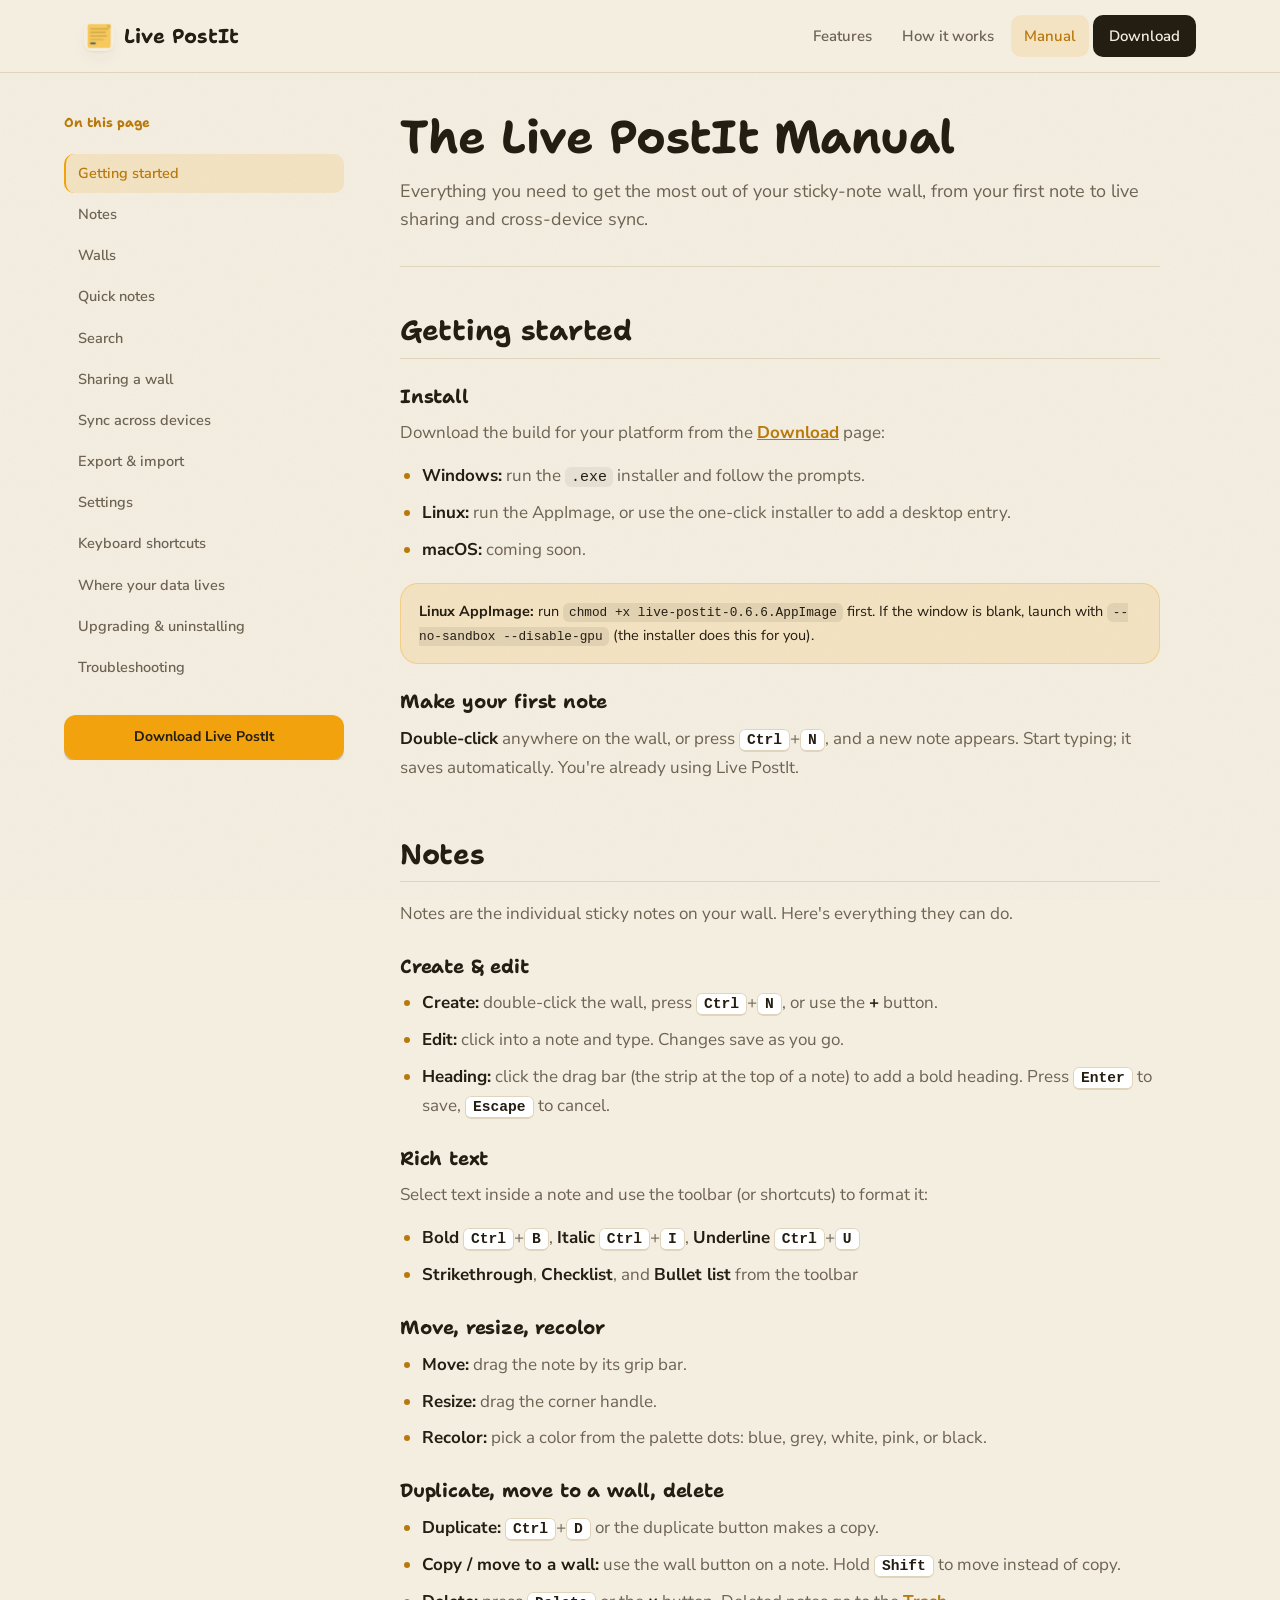
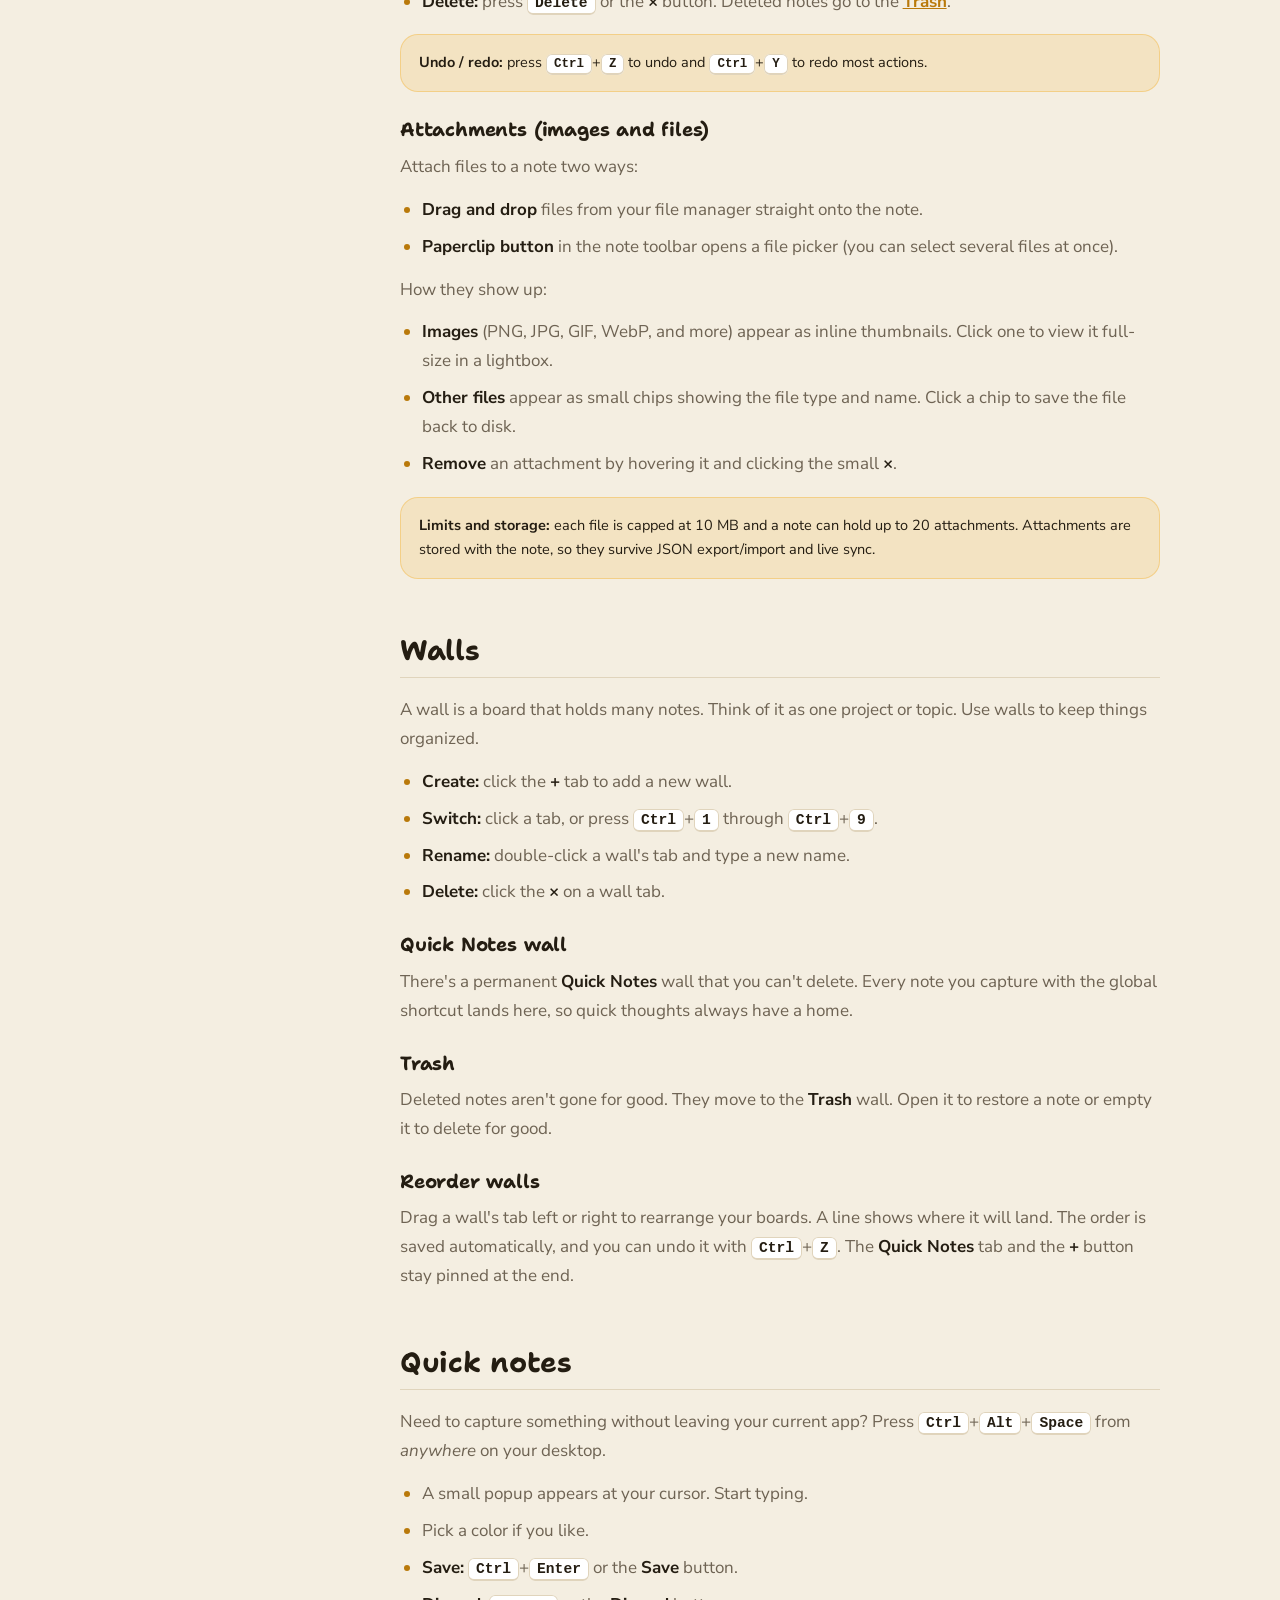
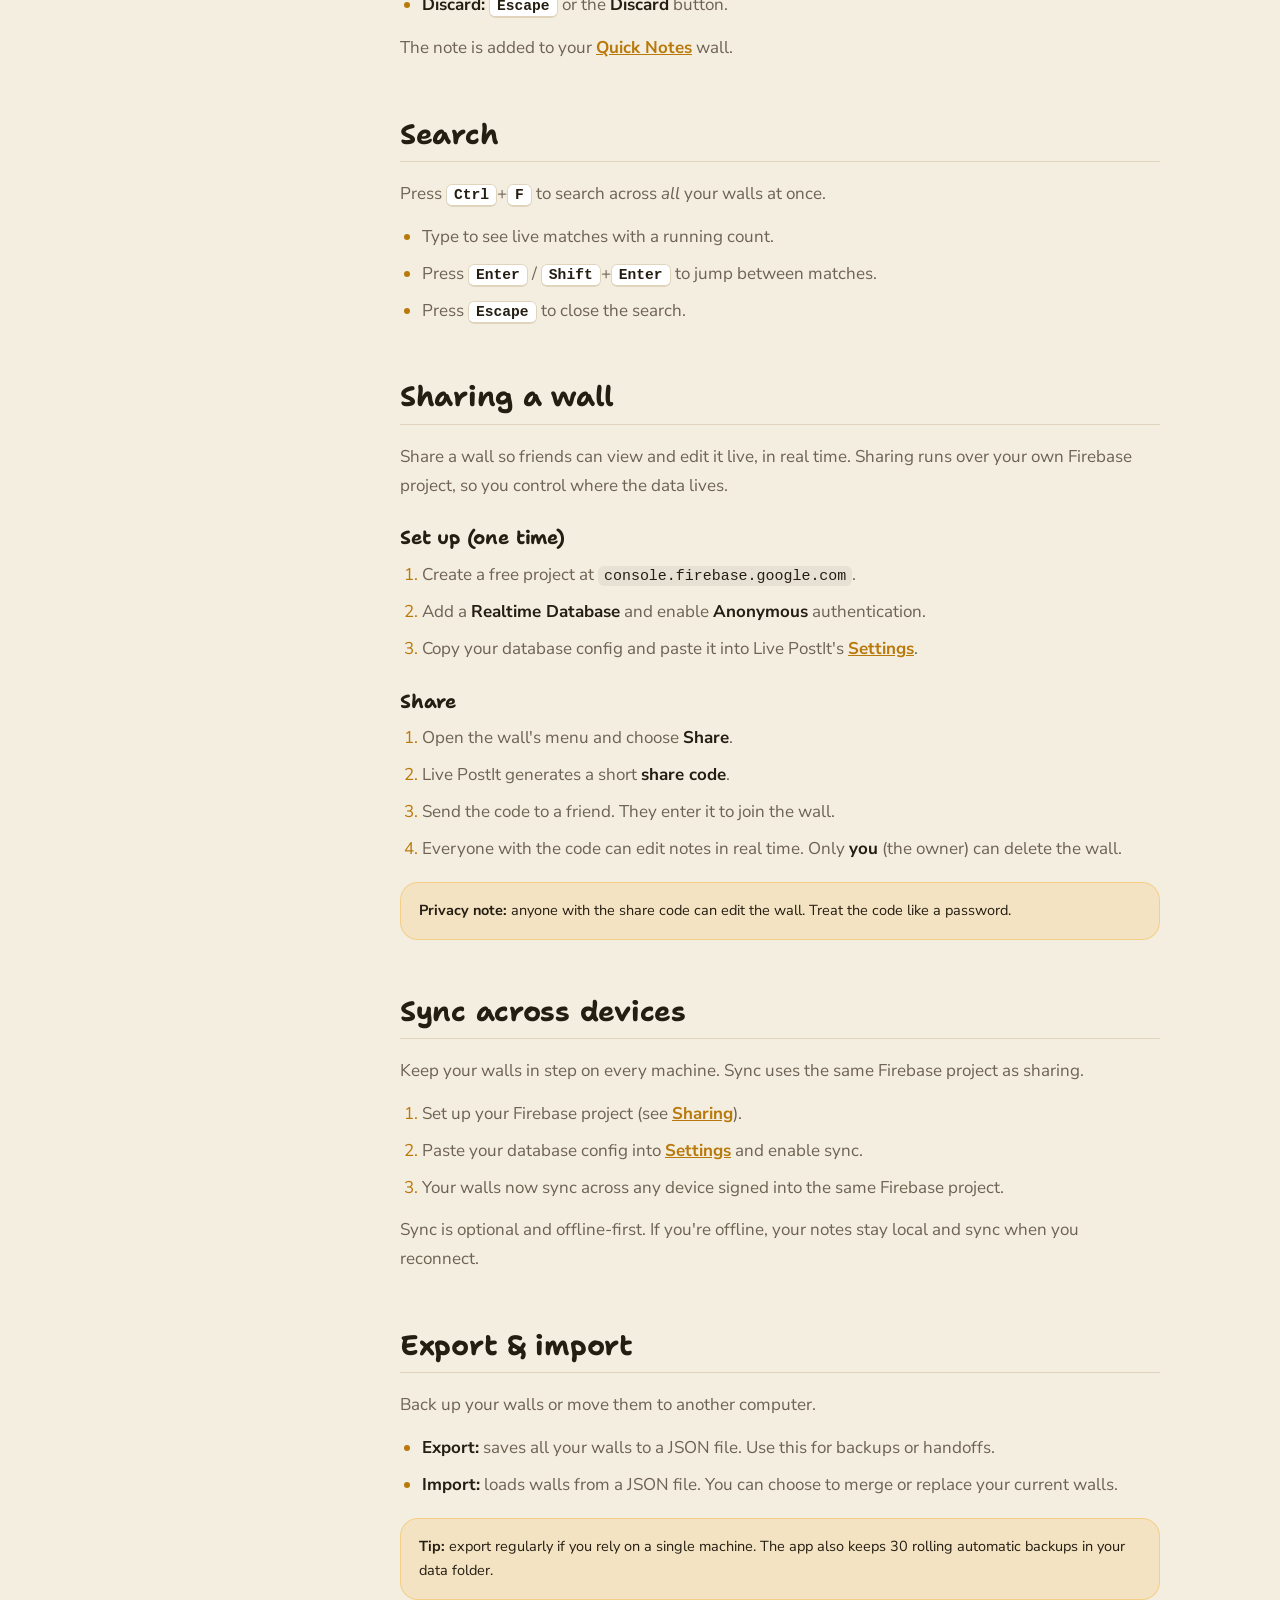
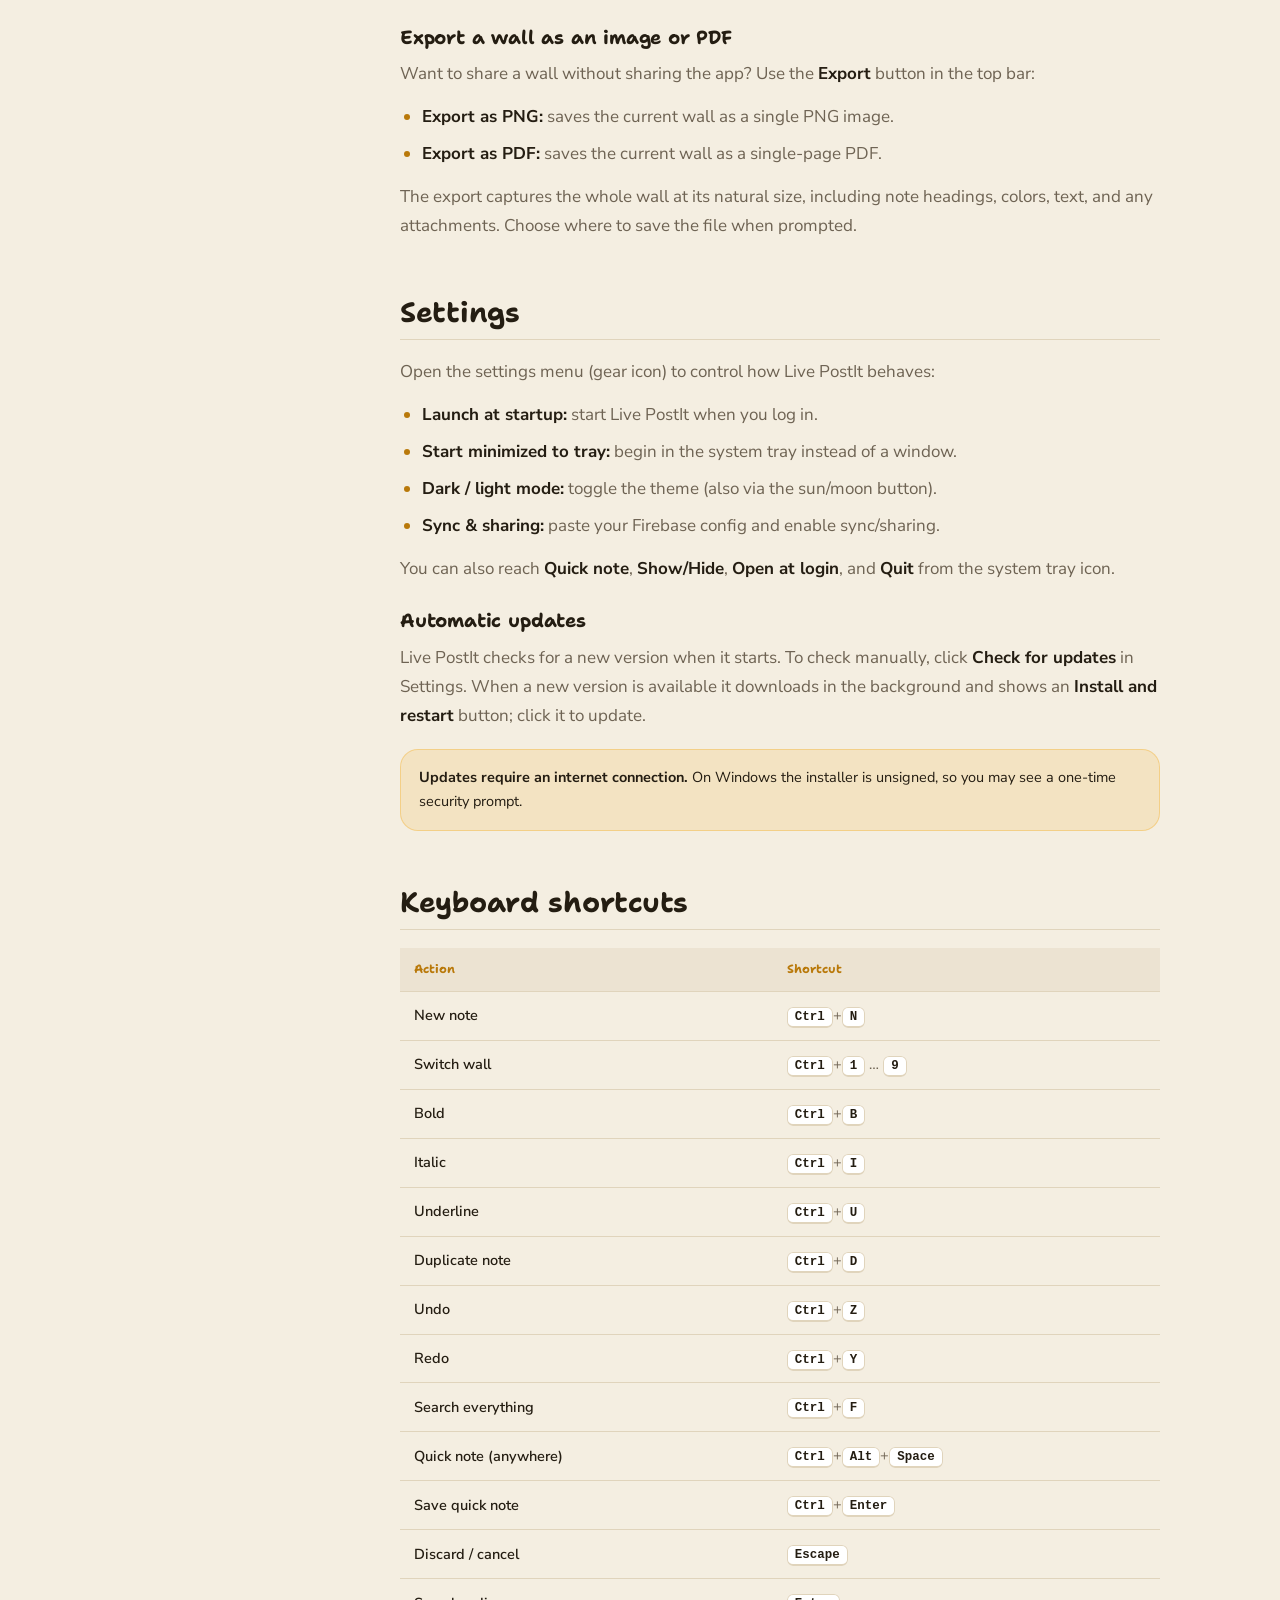
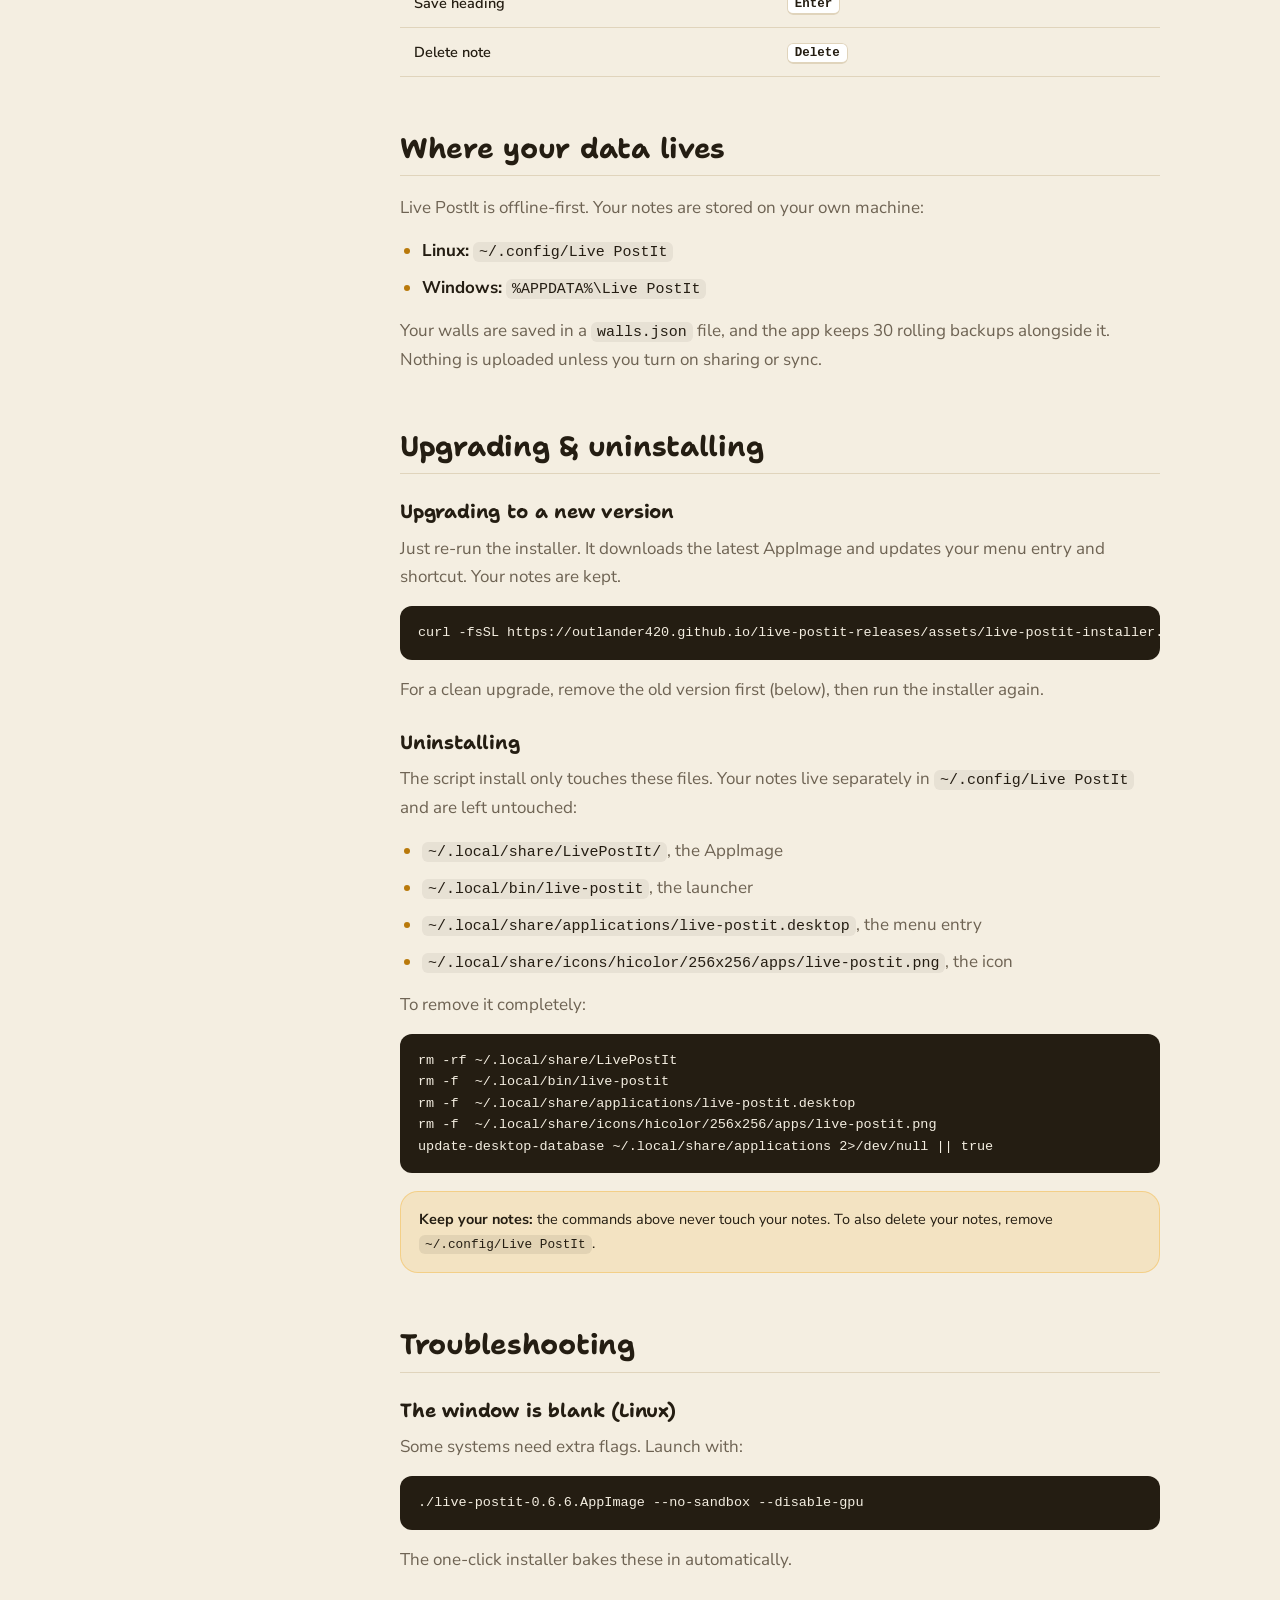
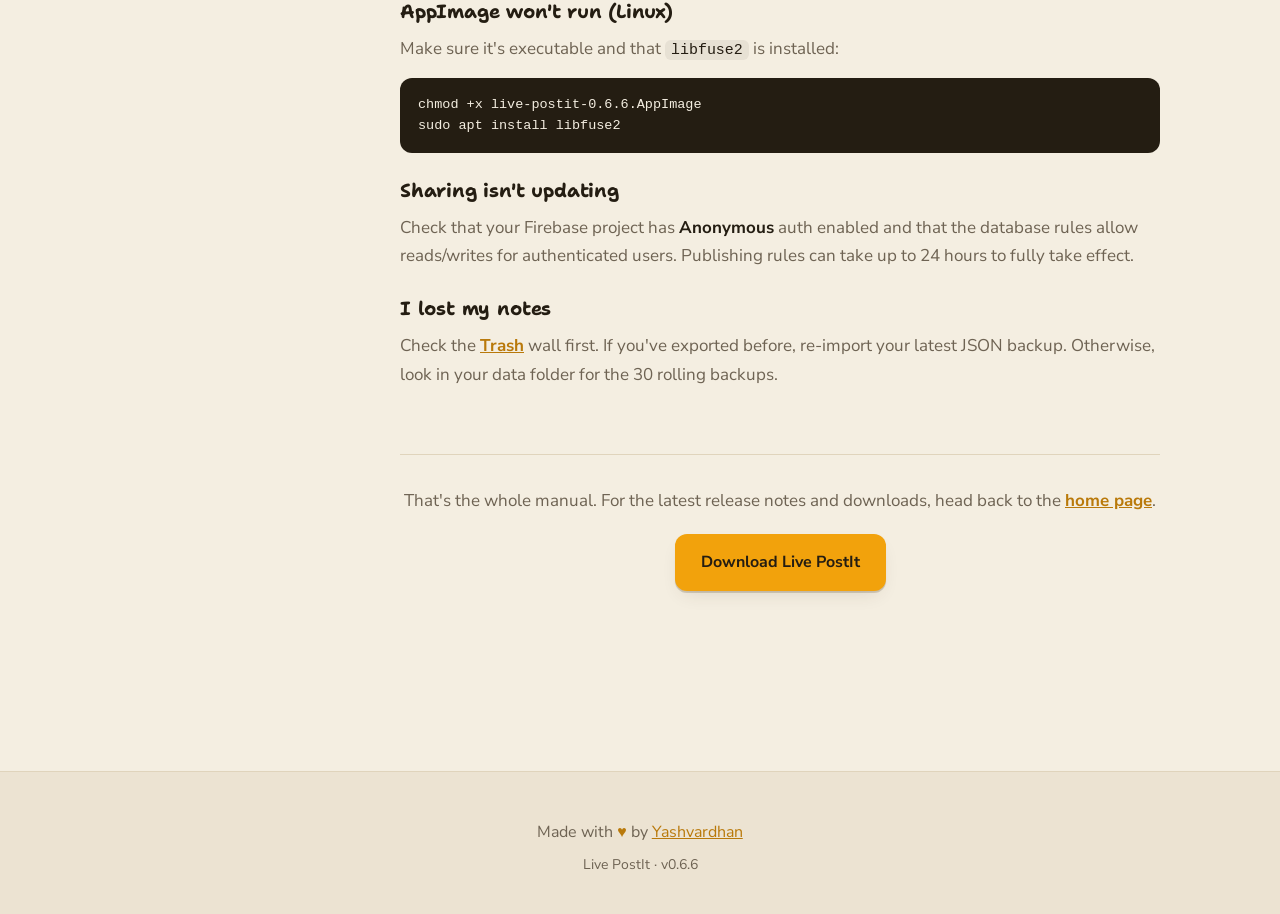
<file: manual.html>
<!DOCTYPE html>
<html lang="en">
  <head>
    <meta charset="UTF-8" />
    <script>document.documentElement.classList.add('js');</script>
    <meta name="viewport" content="width=device-width, initial-scale=1.0" />
    <title>Manual: Live PostIt</title>
    <meta name="description" content="The complete Live PostIt manual: notes, walls, quick notes, sharing, sync, shortcuts, data locations, and troubleshooting." />
    <link rel="icon" type="image/png" href="assets/icon.png" />
    <link rel="preconnect" href="https://fonts.googleapis.com" />
    <link rel="preconnect" href="https://fonts.gstatic.com" crossorigin />
    <link href="https://fonts.googleapis.com/css2?family=Shantell+Sans:wght@500;600;700;800&family=Nunito+Sans:opsz,wght@6..12,400;6..12,600;6..12,700;6..12,800&display=swap" rel="stylesheet" />
    <link rel="stylesheet" href="styles.css?v=20260927" />
    <link rel="stylesheet" href="manual.css?v=20260927" />
  </head>
  <body>

    <header class="nav">
      <div class="nav-inner">
        <a href="index.html" class="brand">
          <img src="assets/icon.png" alt="Live PostIt icon" class="brand-logo" />
          <span>Live PostIt</span>
        </a>
        <nav class="nav-links" aria-label="Primary">
          <a href="index.html#features">Features</a>
          <a href="index.html#how">How it works</a>
          <a href="manual.html" class="active">Manual</a>
          <a href="index.html#download" class="nav-cta">Download</a>
        </nav>
      </div>
    </header>

    <div class="manual">
      <aside class="manual-sidebar">
        <div class="manual-sidebar-inner">
          <p class="manual-sidebar-title">On this page</p>
          <nav class="manual-toc" aria-label="Manual contents">
            <a href="#start">Getting started</a>
            <a href="#notes">Notes</a>
            <a href="#walls">Walls</a>
            <a href="#quick">Quick notes</a>
            <a href="#search">Search</a>
            <a href="#sharing">Sharing a wall</a>
            <a href="#sync">Sync across devices</a>
            <a href="#export">Export &amp; import</a>
            <a href="#settings">Settings</a>
            <a href="#shortcuts">Keyboard shortcuts</a>
            <a href="#data">Where your data lives</a>
            <a href="#upgrade">Upgrading &amp; uninstalling</a>
            <a href="#troubleshooting">Troubleshooting</a>
          </nav>
          <a href="index.html#download" class="manual-download">Download Live PostIt</a>
        </div>
      </aside>

      <main class="manual-content">
        <div class="manual-hero">
          <h1>The Live PostIt Manual</h1>
          <p>Everything you need to get the most out of your sticky-note wall, from your first note to live sharing and cross-device sync.</p>
        </div>

        <section id="start" class="manual-section">
          <h2>Getting started</h2>
          <h3>Install</h3>
          <p>Download the build for your platform from the <a href="index.html#download">Download</a> page:</p>
          <ul>
            <li><strong>Windows:</strong> run the <code>.exe</code> installer and follow the prompts.</li>
            <li><strong>Linux:</strong> run the AppImage, or use the one-click installer to add a desktop entry.</li>
            <li><strong>macOS:</strong> coming soon.</li>
          </ul>
          <div class="callout">
            <strong>Linux AppImage:</strong> run <code>chmod +x live-postit-0.6.6.AppImage</code> first. If the window is blank, launch with <code>--no-sandbox --disable-gpu</code> (the installer does this for you).
          </div>

          <h3>Make your first note</h3>
          <p><strong>Double-click</strong> anywhere on the wall, or press <kbd>Ctrl</kbd>+<kbd>N</kbd>, and a new note appears. Start typing; it saves automatically. You're already using Live PostIt.</p>
        </section>

        <section id="notes" class="manual-section">
          <h2>Notes</h2>
          <p>Notes are the individual sticky notes on your wall. Here's everything they can do.</p>

          <h3>Create &amp; edit</h3>
          <ul>
            <li><strong>Create:</strong> double-click the wall, press <kbd>Ctrl</kbd>+<kbd>N</kbd>, or use the <strong>+</strong> button.</li>
            <li><strong>Edit:</strong> click into a note and type. Changes save as you go.</li>
            <li><strong>Heading:</strong> click the drag bar (the strip at the top of a note) to add a bold heading. Press <kbd>Enter</kbd> to save, <kbd>Escape</kbd> to cancel.</li>
          </ul>

          <h3>Rich text</h3>
          <p>Select text inside a note and use the toolbar (or shortcuts) to format it:</p>
          <ul>
            <li><strong>Bold</strong> <kbd>Ctrl</kbd>+<kbd>B</kbd>, <strong>Italic</strong> <kbd>Ctrl</kbd>+<kbd>I</kbd>, <strong>Underline</strong> <kbd>Ctrl</kbd>+<kbd>U</kbd></li>
            <li><strong>Strikethrough</strong>, <strong>Checklist</strong>, and <strong>Bullet list</strong> from the toolbar</li>
          </ul>

          <h3>Move, resize, recolor</h3>
          <ul>
            <li><strong>Move:</strong> drag the note by its grip bar.</li>
            <li><strong>Resize:</strong> drag the corner handle.</li>
            <li><strong>Recolor:</strong> pick a color from the palette dots: blue, grey, white, pink, or black.</li>
          </ul>

          <h3>Duplicate, move to a wall, delete</h3>
          <ul>
            <li><strong>Duplicate:</strong> <kbd>Ctrl</kbd>+<kbd>D</kbd> or the duplicate button makes a copy.</li>
            <li><strong>Copy / move to a wall:</strong> use the wall button on a note. Hold <kbd>Shift</kbd> to move instead of copy.</li>
            <li><strong>Delete:</strong> press <kbd>Delete</kbd> or the <strong>×</strong> button. Deleted notes go to the <a href="#walls">Trash</a>.</li>
          </ul>
          <div class="callout">
            <strong>Undo / redo:</strong> press <kbd>Ctrl</kbd>+<kbd>Z</kbd> to undo and <kbd>Ctrl</kbd>+<kbd>Y</kbd> to redo most actions.
          </div>

          <h3>Attachments (images and files)</h3>
          <p>Attach files to a note two ways:</p>
          <ul>
            <li><strong>Drag and drop</strong> files from your file manager straight onto the note.</li>
            <li><strong>Paperclip button</strong> in the note toolbar opens a file picker (you can select several files at once).</li>
          </ul>
          <p>How they show up:</p>
          <ul>
            <li><strong>Images</strong> (PNG, JPG, GIF, WebP, and more) appear as inline thumbnails. Click one to view it full-size in a lightbox.</li>
            <li><strong>Other files</strong> appear as small chips showing the file type and name. Click a chip to save the file back to disk.</li>
            <li><strong>Remove</strong> an attachment by hovering it and clicking the small <strong>×</strong>.</li>
          </ul>
          <div class="callout">
            <strong>Limits and storage:</strong> each file is capped at 10 MB and a note can hold up to 20 attachments. Attachments are stored with the note, so they survive JSON export/import and live sync.
          </div>
        </section>

        <section id="walls" class="manual-section">
          <h2>Walls</h2>
          <p>A wall is a board that holds many notes. Think of it as one project or topic. Use walls to keep things organized.</p>
          <ul>
            <li><strong>Create:</strong> click the <strong>+</strong> tab to add a new wall.</li>
            <li><strong>Switch:</strong> click a tab, or press <kbd>Ctrl</kbd>+<kbd>1</kbd> through <kbd>Ctrl</kbd>+<kbd>9</kbd>.</li>
            <li><strong>Rename:</strong> double-click a wall's tab and type a new name.</li>
            <li><strong>Delete:</strong> click the <strong>×</strong> on a wall tab.</li>
          </ul>

          <h3>Quick Notes wall</h3>
          <p>There's a permanent <strong>Quick Notes</strong> wall that you can't delete. Every note you capture with the global shortcut lands here, so quick thoughts always have a home.</p>

          <h3>Trash</h3>
          <p>Deleted notes aren't gone for good. They move to the <strong>Trash</strong> wall. Open it to restore a note or empty it to delete for good.</p>

          <h3>Reorder walls</h3>
          <p>Drag a wall's tab left or right to rearrange your boards. A line shows where it will land. The order is saved automatically, and you can undo it with <kbd>Ctrl</kbd>+<kbd>Z</kbd>. The <strong>Quick Notes</strong> tab and the <strong>+</strong> button stay pinned at the end.</p>
        </section>

        <section id="quick" class="manual-section">
          <h2>Quick notes</h2>
          <p>Need to capture something without leaving your current app? Press <kbd>Ctrl</kbd>+<kbd>Alt</kbd>+<kbd>Space</kbd> from <em>anywhere</em> on your desktop.</p>
          <ul>
            <li>A small popup appears at your cursor. Start typing.</li>
            <li>Pick a color if you like.</li>
            <li><strong>Save:</strong> <kbd>Ctrl</kbd>+<kbd>Enter</kbd> or the <strong>Save</strong> button.</li>
            <li><strong>Discard:</strong> <kbd>Escape</kbd> or the <strong>Discard</strong> button.</li>
          </ul>
          <p>The note is added to your <a href="#walls">Quick Notes</a> wall.</p>
        </section>

        <section id="search" class="manual-section">
          <h2>Search</h2>
          <p>Press <kbd>Ctrl</kbd>+<kbd>F</kbd> to search across <em>all</em> your walls at once.</p>
          <ul>
            <li>Type to see live matches with a running count.</li>
            <li>Press <kbd>Enter</kbd> / <kbd>Shift</kbd>+<kbd>Enter</kbd> to jump between matches.</li>
            <li>Press <kbd>Escape</kbd> to close the search.</li>
          </ul>
        </section>

        <section id="sharing" class="manual-section">
          <h2>Sharing a wall</h2>
          <p>Share a wall so friends can view and edit it live, in real time. Sharing runs over your own Firebase project, so you control where the data lives.</p>

          <h3>Set up (one time)</h3>
          <ol>
            <li>Create a free project at <code>console.firebase.google.com</code>.</li>
            <li>Add a <strong>Realtime Database</strong> and enable <strong>Anonymous</strong> authentication.</li>
            <li>Copy your database config and paste it into Live PostIt's <a href="#settings">Settings</a>.</li>
          </ol>

          <h3>Share</h3>
          <ol>
            <li>Open the wall's menu and choose <strong>Share</strong>.</li>
            <li>Live PostIt generates a short <strong>share code</strong>.</li>
            <li>Send the code to a friend. They enter it to join the wall.</li>
            <li>Everyone with the code can edit notes in real time. Only <strong>you</strong> (the owner) can delete the wall.</li>
          </ol>
          <div class="callout">
            <strong>Privacy note:</strong> anyone with the share code can edit the wall. Treat the code like a password.
          </div>
        </section>

        <section id="sync" class="manual-section">
          <h2>Sync across devices</h2>
          <p>Keep your walls in step on every machine. Sync uses the same Firebase project as sharing.</p>
          <ol>
            <li>Set up your Firebase project (see <a href="#sharing">Sharing</a>).</li>
            <li>Paste your database config into <a href="#settings">Settings</a> and enable sync.</li>
            <li>Your walls now sync across any device signed into the same Firebase project.</li>
          </ol>
          <p>Sync is optional and offline-first. If you're offline, your notes stay local and sync when you reconnect.</p>
        </section>

        <section id="export" class="manual-section">
          <h2>Export &amp; import</h2>
          <p>Back up your walls or move them to another computer.</p>
          <ul>
            <li><strong>Export:</strong> saves all your walls to a JSON file. Use this for backups or handoffs.</li>
            <li><strong>Import:</strong> loads walls from a JSON file. You can choose to merge or replace your current walls.</li>
          </ul>
          <div class="callout">
            <strong>Tip:</strong> export regularly if you rely on a single machine. The app also keeps 30 rolling automatic backups in your data folder.
          </div>

          <h3>Export a wall as an image or PDF</h3>
          <p>Want to share a wall without sharing the app? Use the <strong>Export</strong> button in the top bar:</p>
          <ul>
            <li><strong>Export as PNG:</strong> saves the current wall as a single PNG image.</li>
            <li><strong>Export as PDF:</strong> saves the current wall as a single-page PDF.</li>
          </ul>
          <p>The export captures the whole wall at its natural size, including note headings, colors, text, and any attachments. Choose where to save the file when prompted.</p>
        </section>

        <section id="settings" class="manual-section">
          <h2>Settings</h2>
          <p>Open the settings menu (gear icon) to control how Live PostIt behaves:</p>
          <ul>
            <li><strong>Launch at startup:</strong> start Live PostIt when you log in.</li>
            <li><strong>Start minimized to tray:</strong> begin in the system tray instead of a window.</li>
            <li><strong>Dark / light mode:</strong> toggle the theme (also via the sun/moon button).</li>
            <li><strong>Sync &amp; sharing:</strong> paste your Firebase config and enable sync/sharing.</li>
          </ul>
          <p>You can also reach <strong>Quick note</strong>, <strong>Show/Hide</strong>, <strong>Open at login</strong>, and <strong>Quit</strong> from the system tray icon.</p>

          <h3>Automatic updates</h3>
          <p>Live PostIt checks for a new version when it starts. To check manually, click <strong>Check for updates</strong> in Settings. When a new version is available it downloads in the background and shows an <strong>Install and restart</strong> button; click it to update.</p>
          <div class="callout">
            <strong>Updates require an internet connection.</strong> On Windows the installer is unsigned, so you may see a one-time security prompt.
          </div>
        </section>

        <section id="shortcuts" class="manual-section">
          <h2>Keyboard shortcuts</h2>
          <table class="kbd-table">
            <thead>
              <tr><th>Action</th><th>Shortcut</th></tr>
            </thead>
            <tbody>
              <tr><td>New note</td><td><kbd>Ctrl</kbd>+<kbd>N</kbd></td></tr>
              <tr><td>Switch wall</td><td><kbd>Ctrl</kbd>+<kbd>1</kbd> … <kbd>9</kbd></td></tr>
              <tr><td>Bold</td><td><kbd>Ctrl</kbd>+<kbd>B</kbd></td></tr>
              <tr><td>Italic</td><td><kbd>Ctrl</kbd>+<kbd>I</kbd></td></tr>
              <tr><td>Underline</td><td><kbd>Ctrl</kbd>+<kbd>U</kbd></td></tr>
              <tr><td>Duplicate note</td><td><kbd>Ctrl</kbd>+<kbd>D</kbd></td></tr>
              <tr><td>Undo</td><td><kbd>Ctrl</kbd>+<kbd>Z</kbd></td></tr>
              <tr><td>Redo</td><td><kbd>Ctrl</kbd>+<kbd>Y</kbd></td></tr>
              <tr><td>Search everything</td><td><kbd>Ctrl</kbd>+<kbd>F</kbd></td></tr>
              <tr><td>Quick note (anywhere)</td><td><kbd>Ctrl</kbd>+<kbd>Alt</kbd>+<kbd>Space</kbd></td></tr>
              <tr><td>Save quick note</td><td><kbd>Ctrl</kbd>+<kbd>Enter</kbd></td></tr>
              <tr><td>Discard / cancel</td><td><kbd>Escape</kbd></td></tr>
              <tr><td>Save heading</td><td><kbd>Enter</kbd></td></tr>
              <tr><td>Delete note</td><td><kbd>Delete</kbd></td></tr>
            </tbody>
          </table>
        </section>

        <section id="data" class="manual-section">
          <h2>Where your data lives</h2>
          <p>Live PostIt is offline-first. Your notes are stored on your own machine:</p>
          <ul>
            <li><strong>Linux:</strong> <code>~/.config/Live PostIt</code></li>
            <li><strong>Windows:</strong> <code>%APPDATA%\Live PostIt</code></li>
          </ul>
          <p>Your walls are saved in a <code>walls.json</code> file, and the app keeps 30 rolling backups alongside it. Nothing is uploaded unless you turn on sharing or sync.</p>
        </section>

        <section id="upgrade" class="manual-section">
          <h2>Upgrading &amp; uninstalling</h2>

          <h3>Upgrading to a new version</h3>
          <p>Just re-run the installer. It downloads the latest AppImage and updates your menu entry and shortcut. Your notes are kept.</p>
          <pre>curl -fsSL https://outlander420.github.io/live-postit-releases/assets/live-postit-installer.sh | bash</pre>
          <p>For a clean upgrade, remove the old version first (below), then run the installer again.</p>

          <h3>Uninstalling</h3>
          <p>The script install only touches these files. Your notes live separately in <code>~/.config/Live PostIt</code> and are left untouched:</p>
          <ul>
            <li><code>~/.local/share/LivePostIt/</code>, the AppImage</li>
            <li><code>~/.local/bin/live-postit</code>, the launcher</li>
            <li><code>~/.local/share/applications/live-postit.desktop</code>, the menu entry</li>
            <li><code>~/.local/share/icons/hicolor/256x256/apps/live-postit.png</code>, the icon</li>
          </ul>
          <p>To remove it completely:</p>
          <pre>rm -rf ~/.local/share/LivePostIt
rm -f  ~/.local/bin/live-postit
rm -f  ~/.local/share/applications/live-postit.desktop
rm -f  ~/.local/share/icons/hicolor/256x256/apps/live-postit.png
update-desktop-database ~/.local/share/applications 2>/dev/null || true</pre>
          <div class="callout">
            <strong>Keep your notes:</strong> the commands above never touch your notes. To also delete your notes, remove <code>~/.config/Live PostIt</code>.
          </div>
        </section>

        <section id="troubleshooting" class="manual-section">
          <h2>Troubleshooting</h2>
          <h3>The window is blank (Linux)</h3>
          <p>Some systems need extra flags. Launch with:</p>
          <pre>./live-postit-0.6.6.AppImage --no-sandbox --disable-gpu</pre>
          <p>The one-click installer bakes these in automatically.</p>

          <h3>AppImage won't run (Linux)</h3>
          <p>Make sure it's executable and that <code>libfuse2</code> is installed:</p>
          <pre>chmod +x live-postit-0.6.6.AppImage
sudo apt install libfuse2</pre>

          <h3>Sharing isn't updating</h3>
          <p>Check that your Firebase project has <strong>Anonymous</strong> auth enabled and that the database rules allow reads/writes for authenticated users. Publishing rules can take up to 24 hours to fully take effect.</p>

          <h3>I lost my notes</h3>
          <p>Check the <a href="#walls">Trash</a> wall first. If you've exported before, re-import your latest JSON backup. Otherwise, look in your data folder for the 30 rolling backups.</p>
        </section>

        <div class="manual-footer">
          <p>That's the whole manual. For the latest release notes and downloads, head back to the <a href="index.html">home page</a>.</p>
          <a href="index.html#download" class="btn primary">Download Live PostIt</a>
        </div>
      </main>
    </div>

    <footer>
      <div class="footer-inner">
        <p class="credit">
          Made with <span class="heart">&hearts;</span> by
          <a href="https://github.com/outlander420" target="_blank" rel="noopener">Yashvardhan</a>
        </p>
        <p>Live PostIt &middot; v0.6.6</p>
      </div>
    </footer>

    <script src="site.js"></script>
  </body>
</html>
<!-- Updated 2026-09-26T00:00:00Z -->
</file>
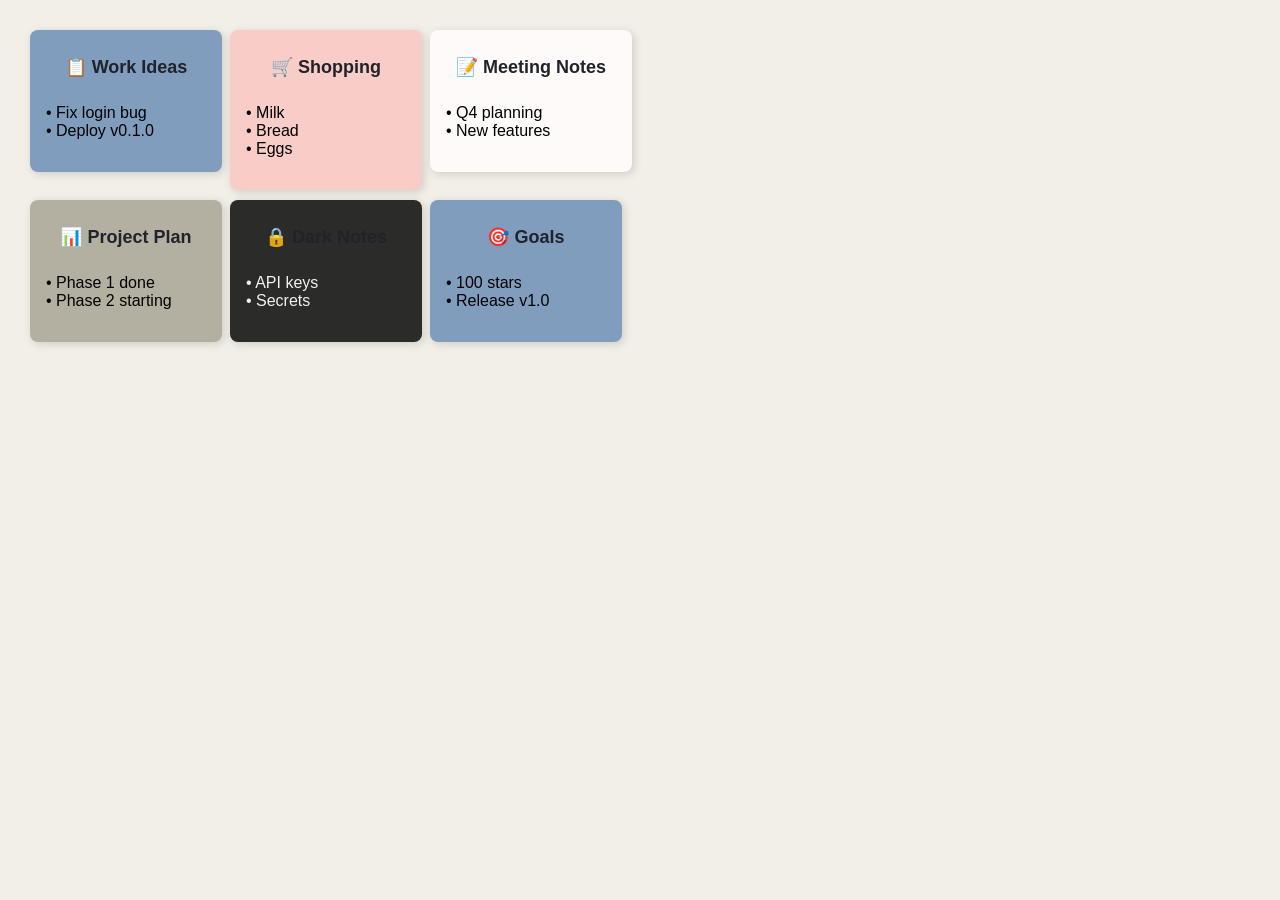
<file: assets/screenshots/demo.html>
<!DOCTYPE html>
<html>
<head>
<style>
body { margin: 0; background: #f2efe8; font-family: sans-serif; overflow: hidden; }
.wall { width: 800px; height: 450px; position: relative; }
.note { position: absolute; padding: 16px; border-radius: 8px; min-width: 160px; box-shadow: 2px 2px 8px rgba(0,0,0,0.15); transition: all 0.5s ease; }
.note1 { background: #819dbe; top: 30px; left: 30px; }
.note2 { background: #f8cdc7; top: 30px; left: 230px; }
.note3 { background: #fffafa; top: 30px; left: 430px; }
.note4 { background: #b4b0a1; top: 200px; left: 30px; }
.note5 { background: #2b2b2a; top: 200px; left: 230px; color: #f3f1ed; }
.note6 { background: #819dbe; top: 200px; left: 430px; }
h1 { text-align: center; color: #20232a; margin: 0; padding: 10px; font-size: 18px; }
</style>
</head>
<body>
<div class="wall">
  <div class="note note1"><h1>📋 Work Ideas</h1><p>• Fix login bug<br>• Deploy v0.1.0</p></div>
  <div class="note note2"><h1>🛒 Shopping</h1><p>• Milk<br>• Bread<br>• Eggs</p></div>
  <div class="note note3"><h1>📝 Meeting Notes</h1><p>• Q4 planning<br>• New features</p></div>
  <div class="note note4"><h1>📊 Project Plan</h1><p>• Phase 1 done<br>• Phase 2 starting</p></div>
  <div class="note note5"><h1>🔒 Dark Notes</h1><p>• API keys<br>• Secrets</p></div>
  <div class="note note6"><h1>🎯 Goals</h1><p>• 100 stars<br>• Release v1.0</p></div>
</div>
</body>
</html>
</file>
<file: styles.css>
/* ============================================================
   Live PostIt "The Wall" design system
   Warm paper, hand-drawn display type, tactile clay depth.
   See DESIGN.md for the reasoning behind every token.
   ============================================================ */

:root {
  /* Palette */
  --paper: #f4eee1;
  --paper-2: #ece3d2;
  --ink: #241d12;
  --ink-soft: #6e6353;
  --line: #e0d4bc;
  --surface: #ffffff;
  --accent: #f2a20c;
  --accent-deep: #b9790a;
  --note-sun: #ffd64d;
  --note-rose: #ff9fb6;
  --note-sky: #7ec8f2;
  --note-mint: #8fe0b4;

  /* Type */
  --font-display: "Shantell Sans", -apple-system, BlinkMacSystemFont, "Segoe UI", sans-serif;
  --font-body: "Nunito Sans", -apple-system, BlinkMacSystemFont, "Segoe UI", Roboto, sans-serif;

  /* Radius (varied, as a hierarchy tool) */
  --r-note: 10px;
  --r-card: 18px;
  --r-btn: 12px;

  /* Warm, layered shadows (elevation markers) */
  --shadow-note: 0 1px 2px rgba(70, 52, 24, 0.1), 0 12px 26px -10px rgba(70, 52, 24, 0.28);
  --shadow-note-lg: 0 2px 4px rgba(70, 52, 24, 0.12), 0 22px 40px -12px rgba(70, 52, 24, 0.34);
  --shadow-card: 0 1px 2px rgba(70, 52, 24, 0.06), 0 8px 20px -8px rgba(70, 52, 24, 0.16);
  --shadow-card-lg: 0 2px 4px rgba(70, 52, 24, 0.08), 0 16px 34px -10px rgba(70, 52, 24, 0.24);

  /* Spacing scale */
  --s-1: 8px;
  --s-2: 16px;
  --s-3: 24px;
  --s-4: 40px;
  --s-5: 64px;
  --s-6: 100px;

  --nav-h: 72px;
}

* { box-sizing: border-box; }

html { scroll-behavior: smooth; }

body {
  margin: 0;
  font-family: var(--font-body);
  background: var(--paper);
  color: var(--ink);
  line-height: 1.6;
  overflow-x: hidden;
  -webkit-font-smoothing: antialiased;
  text-rendering: optimizeLegibility;
  font-size: 17px;
}

/* Subtle paper grain (serves the paper identity, R-07) */
body::before {
  content: "";
  position: fixed;
  inset: 0;
  z-index: 0;
  pointer-events: none;
  opacity: 0.05;
  background-image: url("data:image/svg+xml,%3Csvg xmlns='http://www.w3.org/2000/svg' width='140' height='140'%3E%3Cfilter id='n'%3E%3CfeTurbulence type='fractalNoise' baseFrequency='0.85' numOctaves='2' stitchTiles='stitch'/%3E%3C/filter%3E%3Crect width='100%25' height='100%25' filter='url(%23n)'/%3E%3C/svg%3E");
}

main, .nav, footer { position: relative; z-index: 1; }

/* Keep grid/flex children from forcing horizontal overflow on narrow screens */
.section, .section-inner, .manual, .manual-content, .manual-section,
.install-cols > div, .guide-step, .guide-card, .download-card,
.feature-note, .how-step, .shot-card, .roadmap-item, .faq-item,
.shortcuts-grid, .changelog-list {
  min-width: 0;
}
pre { max-width: 100%; }

h1, h2, h3 {
  font-family: var(--font-display);
  font-weight: 700;
  line-height: 1.08;
  margin: 0;
  letter-spacing: -0.01em;
}

p { margin: 0 0 1em; }
a { color: var(--accent-deep); }
img { max-width: 100%; height: auto; }

code, kbd {
  font-family: ui-monospace, SFMono-Regular, Menlo, Consolas, monospace;
  font-size: 0.86em;
}
code {
  background: rgba(36, 29, 18, 0.06);
  padding: 2px 6px;
  border-radius: 6px;
  overflow-wrap: break-word;
}
kbd {
  background: var(--surface);
  border: 1px solid var(--line);
  border-bottom-width: 2px;
  padding: 2px 7px;
  border-radius: 6px;
  color: var(--ink);
  font-weight: 600;
}

a:focus-visible,
button:focus-visible,
[tabindex]:focus-visible {
  outline: 3px solid var(--accent);
  outline-offset: 2px;
  border-radius: 6px;
}

html.js .reveal {
  opacity: 0;
  transform: translateY(22px);
  transition: opacity 0.7s cubic-bezier(0.16, 1, 0.3, 1),
    transform 0.7s cubic-bezier(0.16, 1, 0.3, 1);
}
html.js .reveal.is-visible { opacity: 1; transform: none; }

/* Notes that also reveal keep their rotation and hover lift */
html.js .note.reveal { transform: rotate(var(--rot, 0deg)); }
html.js .note.reveal.is-visible { transform: rotate(var(--rot, 0deg)); }
html.js .note.reveal.is-visible:hover { transform: rotate(0deg) translateY(-7px); }

@media (prefers-reduced-motion: reduce) {
  html { scroll-behavior: auto; }
  html.js .reveal { opacity: 1; transform: none; transition: none; }
  * { animation-duration: 0.001ms !important; transition-duration: 0.001ms !important; }
}

/* Nav */
.nav {
  position: sticky;
  top: 0;
  z-index: 50;
  background: rgba(244, 238, 225, 0.86);
  backdrop-filter: saturate(1.2) blur(8px);
  border-bottom: 1px solid var(--line);
}
.nav-inner {
  max-width: 1160px;
  margin: 0 auto;
  height: var(--nav-h);
  padding: 0 24px;
  display: flex;
  align-items: center;
  justify-content: space-between;
  gap: 24px;
}
.brand {
  display: inline-flex;
  align-items: center;
  gap: 10px;
  text-decoration: none;
  color: var(--ink);
  font-family: var(--font-display);
  font-weight: 700;
  font-size: 20px;
}
.brand-logo {
  width: 30px;
  height: 30px;
  border-radius: 8px;
  box-shadow: var(--shadow-card);
}
.nav-links { display: flex; align-items: center; gap: 4px; }
.nav-links a {
  color: var(--ink-soft);
  text-decoration: none;
  font-size: 15px;
  font-weight: 600;
  padding: 9px 13px;
  border-radius: 10px;
  transition: color 0.2s, background 0.2s;
}
.nav-links a:hover { color: var(--ink); background: rgba(36, 29, 18, 0.05); }
.nav-links a.active { color: var(--accent-deep); background: rgba(242, 162, 12, 0.14); }
.nav-cta { background: var(--ink); color: var(--paper) !important; padding: 9px 16px !important; }
.nav-cta:hover { background: #3a2f1e !important; }

/* Buttons */
.btn {
  display: inline-flex;
  align-items: center;
  justify-content: center;
  gap: 8px;
  font-family: var(--font-body);
  font-weight: 700;
  font-size: 16px;
  padding: 14px 24px;
  border-radius: var(--r-btn);
  text-decoration: none;
  border: 2px solid transparent;
  cursor: pointer;
  transition: transform 0.15s ease, box-shadow 0.2s ease, background 0.2s ease, color 0.2s ease;
}
.btn:active { transform: scale(0.97); }
.btn.primary {
  background: var(--accent);
  color: var(--ink);
  box-shadow: 0 2px 0 rgba(70, 52, 24, 0.18), var(--shadow-card);
}
.btn.primary:hover {
  background: #ffb426;
  box-shadow: 0 3px 0 rgba(70, 52, 24, 0.18), var(--shadow-card-lg);
  transform: translateY(-2px);
}
.btn.ghost { background: transparent; color: var(--ink); border-color: var(--ink); }
.btn.ghost:hover { background: var(--ink); color: var(--paper); }

/* Sticky note (signature component) */
.note {
  position: relative;
  background: var(--note-sun);
  border-radius: var(--r-note);
  padding: 22px 20px;
  box-shadow: var(--shadow-note);
  transform: rotate(var(--rot, 0deg));
  transition: transform 0.35s cubic-bezier(0.16, 1, 0.3, 1), box-shadow 0.35s ease;
}
.note::before {
  content: "";
  position: absolute;
  top: -11px;
  left: 50%;
  width: 74px;
  height: 24px;
  transform: translateX(-50%) rotate(var(--tape-rot, -3deg));
  background: rgba(255, 255, 255, 0.55);
  border: 1px solid rgba(255, 255, 255, 0.4);
  box-shadow: 0 1px 2px rgba(70, 52, 24, 0.12);
  border-radius: 2px;
}
.note:hover {
  transform: rotate(0deg) translateY(-7px);
  box-shadow: var(--shadow-note-lg);
  z-index: 3;
}
.note.sun { background: var(--note-sun); }
.note.rose { background: var(--note-rose); }
.note.sky { background: var(--note-sky); }
.note.mint { background: var(--note-mint); }
.note .note-text {
  font-family: var(--font-display);
  font-weight: 600;
  font-size: 19px;
  line-height: 1.3;
  color: var(--ink);
}
.note .note-tag {
  display: inline-block;
  margin-top: 12px;
  font-family: var(--font-body);
  font-size: 12px;
  font-weight: 700;
  letter-spacing: 0.02em;
  color: rgba(36, 29, 18, 0.6);
}

/* Hero */
.hero {
  max-width: 1160px;
  margin: 0 auto;
  padding: 72px 24px 40px;
  display: grid;
  grid-template-columns: 1.05fr 0.95fr;
  gap: 48px;
  align-items: center;
}
@keyframes heroIn {
  from { opacity: 0; transform: translateY(20px); }
  to { opacity: 1; transform: none; }
}
.hero-copy > * { animation: heroIn 0.8s cubic-bezier(0.16, 1, 0.3, 1) both; }
.hero-copy > *:nth-child(2) { animation-delay: 0.08s; }
.hero-copy > *:nth-child(3) { animation-delay: 0.16s; }
.hero-copy > *:nth-child(4) { animation-delay: 0.24s; }
@media (prefers-reduced-motion: reduce) { .hero-copy > * { animation: none; } }

.hero h1 {
  font-size: clamp(40px, 6vw, 66px);
  font-weight: 700;
  margin-bottom: 22px;
}
.hero .word-alive {
  color: var(--accent-deep);
  position: relative;
  white-space: nowrap;
}
.hero .word-alive::after {
  content: "";
  position: absolute;
  left: 0;
  right: 0;
  bottom: -6px;
  height: 10px;
  background: url("data:image/svg+xml,%3Csvg xmlns='http://www.w3.org/2000/svg' width='120' height='12' viewBox='0 0 120 12' preserveAspectRatio='none'%3E%3Cpath d='M2 8 C 30 2, 60 11, 90 5 S 118 6, 118 6' fill='none' stroke='%23f2a20c' stroke-width='4' stroke-linecap='round'/%3E%3C/svg%3E") no-repeat;
  background-size: 100% 100%;
}
.hero .tagline {
  font-size: 19px;
  color: var(--ink-soft);
  max-width: 460px;
  margin-bottom: 30px;
}
.hero-actions { display: flex; gap: 14px; flex-wrap: wrap; margin-bottom: 22px; }
.hero-meta {
  display: flex;
  gap: 10px;
  flex-wrap: wrap;
  align-items: center;
  color: var(--ink-soft);
  font-size: 14px;
  font-weight: 600;
}
.hero-meta .dot { opacity: 0.5; }

/* Hero wall */
.hero-wall {
  position: relative;
  display: grid;
  grid-template-columns: 1fr 1fr;
  gap: 22px 18px;
  max-width: 460px;
  justify-self: center;
  width: 100%;
  padding: 10px;
}
.hero-wall .note { margin: 0; }
.hero-wall .note:nth-child(1) { --rot: -4deg; --tape-rot: -4deg; }
.hero-wall .note:nth-child(2) { --rot: 3deg; --tape-rot: 3deg; margin-top: 26px; }
.hero-wall .note:nth-child(3) { --rot: 2deg; --tape-rot: -2deg; margin-top: -14px; }
.hero-wall .note:nth-child(4) { --rot: -3deg; --tape-rot: 4deg; margin-top: 10px; }
.hero-wall .note:nth-child(5) {
  --rot: 4deg;
  --tape-rot: -3deg;
  grid-column: 1 / -1;
  max-width: 240px;
  justify-self: center;
  margin-top: 6px;
}

/* App preview */
.app-preview {
  max-width: 1000px;
  margin: 24px auto 0;
  padding: 0 24px 20px;
}
.app-window {
  background: var(--surface);
  border: 1px solid var(--line);
  border-radius: var(--r-card);
  overflow: hidden;
  box-shadow: var(--shadow-card-lg);
}
.app-titlebar {
  display: flex;
  align-items: center;
  gap: 14px;
  padding: 12px 16px;
  background: var(--paper-2);
  border-bottom: 1px solid var(--line);
}
.app-dots { display: flex; gap: 7px; }
.app-dots .dot { width: 12px; height: 12px; border-radius: 50%; }
.app-dots .dot.red { background: #ff5f57; }
.app-dots .dot.yellow { background: #febc2e; }
.app-dots .dot.green { background: #28c840; }
.app-title { font-size: 13px; font-weight: 700; color: var(--ink-soft); }
.app-screenshot { display: block; width: 100%; }

/* Section scaffolding */
.section {
  max-width: 1160px;
  margin: 0 auto;
  padding: var(--s-6) 24px;
}
.section.alt {
  max-width: none;
  background: var(--paper-2);
  border-top: 1px solid var(--line);
  border-bottom: 1px solid var(--line);
}
.section.alt .section-inner {
  max-width: 1160px;
  margin: 0 auto;
  padding: var(--s-6) 24px;
}
.section-head { max-width: 640px; margin-bottom: var(--s-5); }
.section-head.center { margin-left: auto; margin-right: auto; text-align: center; }
.section-head .eyebrow {
  font-family: var(--font-display);
  font-weight: 700;
  font-size: 15px;
  color: var(--accent-deep);
  margin-bottom: 10px;
  display: block;
}
.section-head h2 { font-size: clamp(30px, 4.4vw, 44px); margin-bottom: 14px; }
.section-head p { font-size: 18px; color: var(--ink-soft); margin: 0; }

/* Features (note mosaic) */
.features-mosaic {
  display: grid;
  grid-template-columns: repeat(6, 1fr);
  gap: 22px;
}
.feature-note { grid-column: span 2; margin: 0; }
.feature-note.wide { grid-column: span 3; }
.feature-note .fn-icon {
  width: 46px;
  height: 46px;
  border-radius: 12px;
  background: rgba(255, 255, 255, 0.55);
  display: flex;
  align-items: center;
  justify-content: center;
  margin-bottom: 16px;
  color: var(--ink);
}
.feature-note .fn-icon svg { width: 26px; height: 26px; stroke-width: 2; }
.feature-note h3 { font-size: 21px; margin-bottom: 8px; }
.feature-note p {
  color: rgba(36, 29, 18, 0.72);
  font-size: 15.5px;
  line-height: 1.55;
  margin: 0;
}

/* How it works (flow) */
.how-flow {
  display: grid;
  grid-template-columns: repeat(3, 1fr);
  gap: 20px;
  align-items: stretch;
}
.how-step { margin: 0; display: flex; flex-direction: column; }
.how-step .step-top { display: flex; align-items: center; gap: 12px; margin-bottom: 14px; }
.how-step .step-num {
  font-family: var(--font-display);
  font-weight: 700;
  font-size: 15px;
  width: 34px;
  height: 34px;
  flex: none;
  border-radius: 50%;
  background: rgba(255, 255, 255, 0.6);
  display: flex;
  align-items: center;
  justify-content: center;
  color: var(--ink);
}
.how-step h3 { font-size: 20px; }
.how-step p { color: rgba(36, 29, 18, 0.72); font-size: 15.5px; margin: 0; }

/* Screenshots */
.screenshots-grid {
  display: grid;
  grid-template-columns: repeat(3, 1fr);
  gap: 22px;
}
.shot-card {
  background: var(--surface);
  border: 1px solid var(--line);
  border-radius: var(--r-card);
  overflow: hidden;
  box-shadow: var(--shadow-card);
  transition: transform 0.3s ease, box-shadow 0.3s ease;
}
.shot-card:hover { transform: translateY(-6px); box-shadow: var(--shadow-card-lg); }
.shot-card img { display: block; width: 100%; border-bottom: 1px solid var(--line); }
.shot-card .shot-info { padding: 18px 20px 22px; }
.shot-card h3 { font-size: 19px; margin-bottom: 6px; }
.shot-card p { color: var(--ink-soft); font-size: 15px; margin: 0; }

/* Guide */
.guide-steps {
  display: grid;
  grid-template-columns: repeat(3, 1fr);
  gap: 20px;
  margin-bottom: var(--s-4);
}
.guide-step {
  background: var(--surface);
  border: 1px solid var(--line);
  border-radius: var(--r-card);
  padding: 26px 24px;
  box-shadow: var(--shadow-card);
}
.guide-step .guide-num {
  font-family: var(--font-display);
  font-weight: 700;
  font-size: 15px;
  width: 34px;
  height: 34px;
  border-radius: 50%;
  background: var(--accent);
  color: var(--ink);
  display: flex;
  align-items: center;
  justify-content: center;
  margin-bottom: 16px;
}
.guide-step h3 { font-size: 20px; margin-bottom: 8px; }
.guide-step p { color: var(--ink-soft); font-size: 15.5px; margin: 0 0 8px; }
.guide-step .guide-tip { font-size: 14px; }
.guide-card {
  background: var(--surface);
  border: 1px solid var(--line);
  border-radius: var(--r-card);
  padding: 30px 28px;
  box-shadow: var(--shadow-card);
}
.guide-card h3 { font-size: 22px; margin-bottom: 20px; }
.shortcuts-grid {
  display: grid;
  grid-template-columns: repeat(2, 1fr);
  gap: 10px 28px;
}
.shortcut {
  display: flex;
  align-items: center;
  justify-content: space-between;
  gap: 12px;
  padding: 10px 0;
  border-bottom: 1px dashed var(--line);
  font-size: 15px;
}
.shortcut span:first-child { color: var(--ink); font-weight: 600; }
.shortcut span:last-child { color: var(--ink-soft); white-space: nowrap; }
.guide-more { margin-top: 20px; font-size: 15px; color: var(--ink-soft); }
.guide-more a { font-weight: 700; }
.guide-note {
  max-width: 720px;
  margin: var(--s-4) auto 0;
  padding: 18px 22px;
  background: rgba(242, 162, 12, 0.12);
  border: 1px solid rgba(242, 162, 12, 0.3);
  border-radius: var(--r-card);
  font-size: 15px;
  color: var(--ink);
  text-align: center;
}

/* FAQ */
.faq-list {
  max-width: 780px;
  margin: 0 auto;
  display: flex;
  flex-direction: column;
  gap: 14px;
}
.faq-item {
  background: var(--surface);
  border: 1px solid var(--line);
  border-radius: var(--r-card);
  overflow: hidden;
  box-shadow: var(--shadow-card);
  transition: border-color 0.2s;
}
.faq-item.open { border-color: var(--accent); }
.faq-q {
  width: 100%;
  display: flex;
  align-items: center;
  justify-content: space-between;
  gap: 16px;
  padding: 20px 24px;
  background: none;
  border: none;
  cursor: pointer;
  font-family: var(--font-display);
  font-size: 18px;
  font-weight: 700;
  color: var(--ink);
  text-align: left;
}
.faq-q .faq-icon {
  flex: none;
  width: 30px;
  height: 30px;
  display: flex;
  align-items: center;
  justify-content: center;
  border-radius: 50%;
  background: var(--paper-2);
  color: var(--ink);
  font-size: 20px;
  line-height: 1;
  transition: transform 0.25s, background 0.2s, color 0.2s;
}
.faq-item.open .faq-icon {
  transform: rotate(45deg);
  background: var(--accent);
  color: var(--ink);
}
.faq-a { max-height: 0; overflow: hidden; transition: max-height 0.3s ease; }
.faq-a-inner {
  padding: 0 24px 22px;
  color: var(--ink-soft);
  font-size: 15.5px;
  line-height: 1.65;
}
.faq-a-inner code { background: rgba(36, 29, 18, 0.06); }

/* Changelog */
.changelog-list {
  list-style: none;
  margin: 0;
  padding: 0;
  display: grid;
  grid-template-columns: repeat(2, 1fr);
  gap: 18px;
}
.changelog-list li {
  background: var(--surface);
  border: 1px solid var(--line);
  border-radius: var(--r-card);
  padding: 22px 24px;
  box-shadow: var(--shadow-card);
  color: var(--ink-soft);
  font-size: 15px;
  line-height: 1.6;
}
.changelog-list li strong { color: var(--ink); display: block; margin-bottom: 6px; font-size: 16px; }

/* Roadmap */
.roadmap-list {
  display: grid;
  grid-template-columns: repeat(2, 1fr);
  gap: 20px;
}
.roadmap-item {
  display: flex;
  gap: 16px;
  background: var(--surface);
  border: 1px solid var(--line);
  border-radius: var(--r-card);
  padding: 24px;
  box-shadow: var(--shadow-card);
  transition: transform 0.3s ease, box-shadow 0.3s ease;
}
.roadmap-item:hover { transform: translateY(-4px); box-shadow: var(--shadow-card-lg); }
.roadmap-item .rm-icon {
  flex: none;
  width: 46px;
  height: 46px;
  border-radius: 12px;
  display: flex;
  align-items: center;
  justify-content: center;
  color: var(--ink);
}
.roadmap-item .rm-icon svg { width: 26px; height: 26px; stroke-width: 2; }
.roadmap-item h3 { font-size: 17px; margin-bottom: 6px; }
.roadmap-item p { color: var(--ink-soft); font-size: 14.5px; line-height: 1.6; margin: 0; }
.roadmap-item .rm-tag {
  display: inline-block;
  margin-top: 12px;
  padding: 3px 12px;
  border-radius: 999px;
  font-size: 12px;
  font-weight: 700;
}
.rm-tag.progress { background: var(--note-sun); color: var(--ink); }
.rm-tag.planned { background: var(--note-sky); color: var(--ink); }
.rm-tag.idea { background: var(--note-mint); color: var(--ink); }

/* Download */
.download-count {
  max-width: 640px;
  margin: 0 auto var(--s-3);
  text-align: center;
  font-size: 16px;
  color: var(--ink-soft);
}
.download-count strong {
  font-family: var(--font-display);
  font-size: 19px;
  color: var(--accent-deep);
}
.download-cards {
  display: grid;
  grid-template-columns: repeat(2, 1fr);
  gap: 24px;
  max-width: 820px;
  margin: 0 auto;
}
.download-card {
  background: var(--surface);
  border: 1px solid var(--line);
  border-radius: var(--r-card);
  padding: 32px 30px;
  box-shadow: var(--shadow-card);
  text-align: center;
}
.download-card .dl-icon {
  width: 56px;
  height: 56px;
  border-radius: 14px;
  margin: 0 auto 16px;
  display: flex;
  align-items: center;
  justify-content: center;
  color: var(--ink);
}
.download-card .dl-icon svg { width: 30px; height: 30px; stroke-width: 2; }
.download-card h3 { font-size: 22px; margin-bottom: 6px; }
.download-card .dl-size { color: var(--ink-soft); font-size: 14px; margin-bottom: 20px; }
.download-card .btn { width: 100%; }
.download-card .dl-alt { margin-top: 12px; font-size: 13px; }
.download-card .dl-alt a { font-weight: 700; }

/* Install */
.install-cols {
  display: grid;
  grid-template-columns: repeat(2, 1fr);
  gap: 24px;
  max-width: 820px;
  margin: 0 auto;
}
.install-cols > div {
  background: var(--surface);
  border: 1px solid var(--line);
  border-radius: var(--r-card);
  padding: 28px 28px;
  box-shadow: var(--shadow-card);
}
.install-cols h3 { font-size: 20px; margin-bottom: 16px; }
.install-cols ol { margin: 0; padding-left: 20px; color: var(--ink-soft); font-size: 15px; }
.install-cols ol li { margin-bottom: 12px; }
.install-cols pre {
  background: var(--ink);
  color: #f4eee1;
  padding: 12px 14px;
  border-radius: 10px;
  overflow-x: auto;
  overflow-wrap: break-word;
  font-size: 13px;
  margin: 8px 0;
}
.install-cols strong { color: var(--ink); }

/* Footer */
footer {
  border-top: 1px solid var(--line);
  background: var(--paper-2);
  margin-top: var(--s-6);
}
.footer-inner {
  max-width: 1160px;
  margin: 0 auto;
  padding: 48px 24px;
  text-align: center;
  display: flex;
  flex-direction: column;
  gap: 8px;
}
.footer-inner .credit { font-size: 16px; }
.footer-inner .credit .heart { color: var(--accent-deep); }
.footer-inner p { margin: 0; color: var(--ink-soft); font-size: 14px; }
.footer-inner .fine { font-size: 13px; opacity: 0.8; }

/* Responsive */
@media (max-width: 900px) {
  .hero {
    grid-template-columns: 1fr;
    gap: 40px;
    padding-top: 48px;
    text-align: center;
  }
  .hero-copy { display: flex; flex-direction: column; align-items: center; }
  .hero .tagline { margin-left: auto; margin-right: auto; }
  .hero-wall { max-width: 400px; }
  .features-mosaic { grid-template-columns: repeat(2, 1fr); }
  .feature-note, .feature-note.wide { grid-column: span 1; }
  .how-flow, .screenshots-grid, .guide-steps { grid-template-columns: 1fr; }
  .changelog-list, .roadmap-list, .download-cards, .install-cols { grid-template-columns: 1fr; }
}

@media (max-width: 768px) {
  .nav-links a:not(.nav-cta) { display: none; }
  body { font-size: 16px; }
  .section { padding: 64px 20px; }
  .section.alt .section-inner { padding: 64px 20px; }
  .shortcuts-grid { grid-template-columns: 1fr; }
}

@media (max-width: 480px) {
  .hero-wall { grid-template-columns: 1fr 1fr; gap: 16px 14px; }
  .hero-wall .note { padding: 16px 14px; }
  .hero-wall .note .note-text { font-size: 16px; }
  .features-mosaic { grid-template-columns: 1fr; }
  .feature-note, .feature-note.wide { grid-column: span 1; }
  .hero-actions .btn { width: 100%; }
}
</file>
<file: manual.css>
/* Live PostIt Manual page layout (matches the "The Wall" design system) */

.manual {
  display: grid;
  grid-template-columns: 280px minmax(0, 1fr);
  gap: 56px;
  max-width: 1200px;
  margin: 0 auto;
  padding: 40px 24px 80px;
}

/* Sidebar */
.manual-sidebar {
  position: sticky;
  top: 88px;
  align-self: start;
  max-height: calc(100vh - 108px);
  overflow-y: auto;
}

.manual-sidebar-inner {
  display: flex;
  flex-direction: column;
  gap: 20px;
}

.manual-sidebar-title {
  font-family: var(--font-display);
  font-size: 13px;
  font-weight: 700;
  text-transform: none;
  letter-spacing: 0;
  color: var(--accent-deep);
  margin: 0;
}

.manual-toc {
  display: flex;
  flex-direction: column;
  gap: 2px;
}

.manual-toc a {
  display: block;
  padding: 8px 12px;
  border-radius: 10px;
  color: var(--ink-soft);
  text-decoration: none;
  font-size: 14.5px;
  font-weight: 600;
  border-left: 2px solid transparent;
  transition: all 0.18s;
}

.manual-toc a:hover {
  color: var(--ink);
  background: rgba(36, 29, 18, 0.05);
}

.manual-toc a.active {
  color: var(--accent-deep);
  background: rgba(242, 162, 12, 0.14);
  border-left-color: var(--accent);
}

.manual-download {
  display: inline-block;
  margin-top: 8px;
  padding: 11px 16px;
  border-radius: var(--r-btn);
  background: var(--accent);
  color: var(--ink);
  text-decoration: none;
  font-size: 14px;
  font-weight: 700;
  text-align: center;
  box-shadow: 0 2px 0 rgba(70, 52, 24, 0.18), var(--shadow-card);
  transition: transform 0.15s ease, box-shadow 0.2s ease, background 0.2s ease;
}

.manual-download:hover {
  background: #ffb426;
  transform: translateY(-2px);
  box-shadow: 0 3px 0 rgba(70, 52, 24, 0.18), var(--shadow-card-lg);
}

/* Content */
.manual-content {
  min-width: 0;
  max-width: 760px;
}

.manual-hero {
  margin-bottom: 48px;
  padding-bottom: 32px;
  border-bottom: 1px solid var(--line);
}

.manual-hero h1 {
  font-size: clamp(34px, 5vw, 46px);
  font-weight: 700;
  margin-bottom: 14px;
}

.manual-hero p {
  font-size: 18px;
  color: var(--ink-soft);
  line-height: 1.6;
  margin: 0;
}

.manual-section {
  margin-bottom: 56px;
  scroll-margin-top: 92px;
}

.manual-section h2 {
  font-size: 28px;
  font-weight: 700;
  margin-bottom: 18px;
  padding-bottom: 12px;
  border-bottom: 1px solid var(--line);
}

.manual-section h3 {
  font-size: 19px;
  font-weight: 700;
  margin: 28px 0 12px;
}

.manual-section p {
  color: var(--ink-soft);
  line-height: 1.7;
  margin-bottom: 14px;
}

.manual-section ul,
.manual-section ol {
  color: var(--ink-soft);
  line-height: 1.7;
  margin: 0 0 14px;
  padding-left: 22px;
}

.manual-section li {
  margin-bottom: 8px;
}

.manual-section li::marker {
  color: var(--accent-deep);
}

.manual-section strong {
  color: var(--ink);
  font-weight: 700;
}

.manual-section a {
  color: var(--accent-deep);
  font-weight: 700;
}

.manual-section code {
  background: rgba(36, 29, 18, 0.06);
  padding: 2px 6px;
  border-radius: 6px;
  font-size: 0.88em;
  color: var(--ink);
}

.manual-section pre {
  background: var(--ink);
  color: #f4eee1;
  padding: 16px 18px;
  border-radius: 12px;
  overflow-x: auto;
  overflow-wrap: break-word;
  font-size: 13.5px;
  line-height: 1.6;
  margin: 0 0 16px;
}

.manual-section pre code {
  background: none;
  padding: 0;
  color: inherit;
}

/* Callout box */
.callout {
  background: rgba(242, 162, 12, 0.14);
  border: 1px solid rgba(242, 162, 12, 0.32);
  border-radius: var(--r-card);
  padding: 16px 18px;
  margin: 18px 0;
  font-size: 14.5px;
  line-height: 1.65;
  color: var(--ink);
}

.callout strong {
  color: var(--ink);
}

.callout code {
  background: rgba(36, 29, 18, 0.08);
  color: var(--ink);
}

/* Keyboard table */
.kbd-table {
  width: 100%;
  border-collapse: collapse;
  margin: 8px 0 16px;
  font-size: 14.5px;
}

.kbd-table th,
.kbd-table td {
  text-align: left;
  padding: 12px 14px;
  border-bottom: 1px solid var(--line);
}

.kbd-table th {
  font-family: var(--font-display);
  font-size: 12px;
  font-weight: 700;
  text-transform: none;
  letter-spacing: 0;
  color: var(--accent-deep);
  background: var(--paper-2);
}

.kbd-table td:first-child {
  color: var(--ink);
  font-weight: 600;
}

.kbd-table td:last-child {
  color: var(--ink-soft);
  white-space: nowrap;
}

.kbd-table tbody tr:hover {
  background: rgba(36, 29, 18, 0.03);
}

/* Manual footer */
.manual-footer {
  margin-top: 64px;
  padding-top: 32px;
  border-top: 1px solid var(--line);
  text-align: center;
}

.manual-footer p {
  color: var(--ink-soft);
  margin-bottom: 20px;
}

.manual-footer a {
  color: var(--accent-deep);
  font-weight: 700;
}

/* Responsive */
@media (max-width: 900px) {
  .manual {
    grid-template-columns: minmax(0, 1fr);
    gap: 24px;
  }

  .manual-sidebar {
    position: static;
    max-height: none;
    overflow: visible;
  }

  .manual-toc {
    flex-direction: row;
    flex-wrap: wrap;
    gap: 6px;
  }

  .manual-toc a {
    border-left: none;
    border: 1px solid var(--line);
    padding: 6px 12px;
    font-size: 13px;
  }

  .manual-toc a.active {
    border-color: var(--accent);
  }

  .manual-download {
    display: none;
  }
}
</file>
